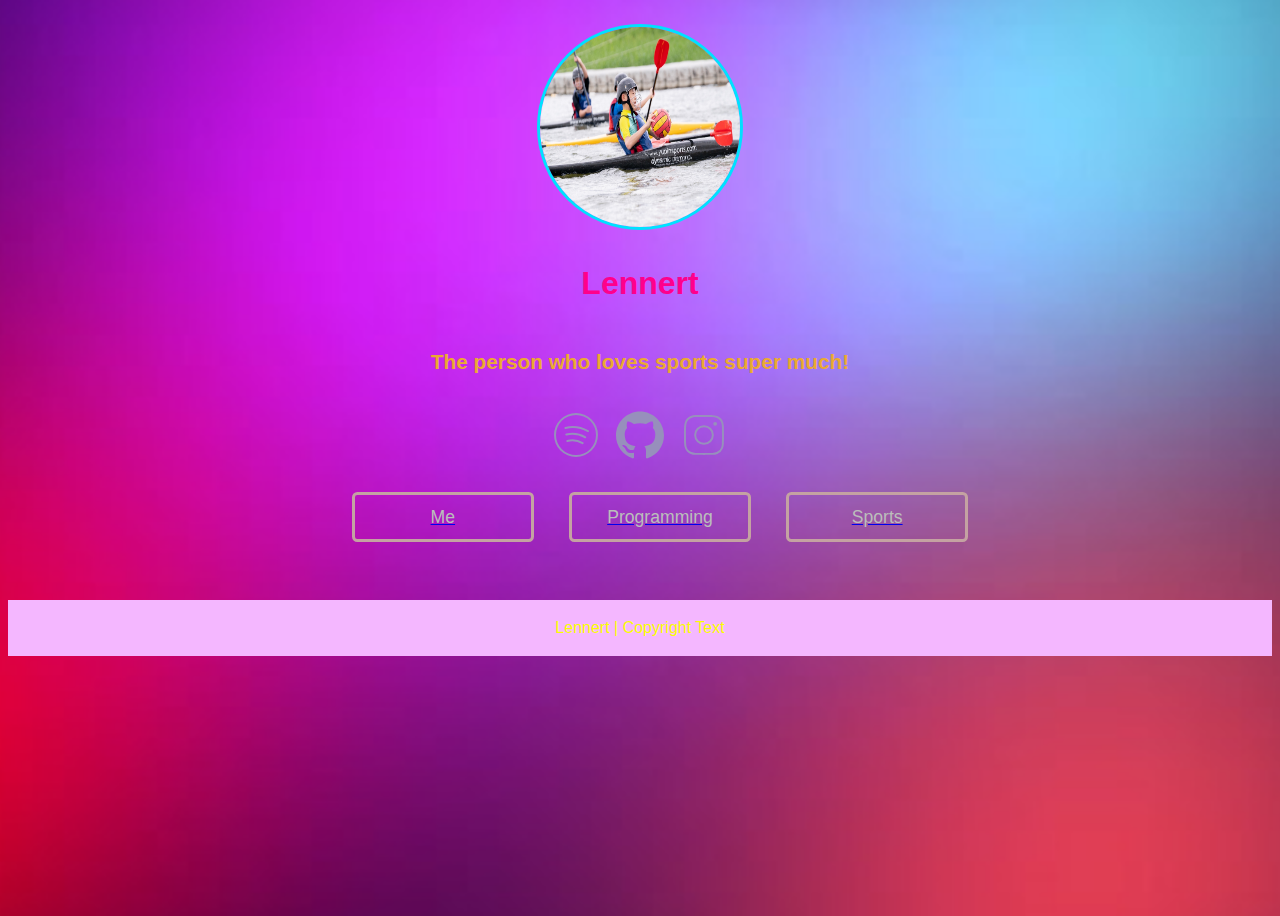
<file: index.html>
<!DOCTYPE html>
<html lang="en">

<head>
    <meta name="viewport" content="width=device-width, initial-scale=1.0">
    <title>My website</title>   
    <link rel="stylesheet" href="./css/style.css">
</head>

<body>
    <header>
        <!-- Logo, Title and Description Codes Start -->
        <div class="header_img flex_column_center">
            <img src="img/profile.jpg" alt="Logo" />
        </div>
        <div class="header_text flex_column_center">
            <h1 class="header_h_item">Lennert</h1>
            <h2 class="header_h_item">The person who loves sports super much!</h2>
        </div>
        <!-- Logo, Title and Description Codes End -->

        <!-- Social Media Icons Codes Start -->
        <div class="header_svg_list flex_row_center">
            <!-- Icon 1 Codes -->
            <div class="header_svg_item">
                <a href="#link" target="_blank" rel="nofollow">
                    <svg enable-background="new 0 0 24 24" viewBox="0 0 24 24">
                        <path
                            d="M18,10.561a.494.494,0,0,1-.245-.065,15.2,15.2,0,0,0-10.95-1.55.5.5,0,0,1-.232-.973A16.2,16.2,0,0,1,18.25,9.626a.5.5,0,0,1-.247.935Z">
                        </path>
                        <path
                            d="M16.646,13.632a.5.5,0,0,1-.249-.066,12.459,12.459,0,0,0-9.121-1.292.5.5,0,1,1-.237-.971A13.458,13.458,0,0,1,16.9,12.7a.5.5,0,0,1-.25.933Z">
                        </path>
                        <path
                            d="M15.312,16.583a.5.5,0,0,1-.251-.068,9.777,9.777,0,0,0-7.295-1.033.5.5,0,0,1-.245-.97,10.768,10.768,0,0,1,8.043,1.139.5.5,0,0,1-.252.932Z">
                        </path>
                        <path
                            d="M12,23A11,11,0,1,1,23,12,11.013,11.013,0,0,1,12,23ZM12,2A10,10,0,1,0,22,12,10.011,10.011,0,0,0,12,2Z">
                        </path>
                    </svg>
                </a>
            </div>

            <!-- Icon 2 Codes -->
            <div class="header_svg_item">
                <a href="https://github.com/" target="_blank" rel="nofollow">
                    <svg class="icon" viewBox="0 0 32 32">
                        <path
                            d="M16 0.395c-8.836 0-16 7.163-16 16 0 7.069 4.585 13.067 10.942 15.182 0.8 0.148 1.094-0.347 1.094-0.77 0-0.381-0.015-1.642-0.022-2.979-4.452 0.968-5.391-1.888-5.391-1.888-0.728-1.849-1.776-2.341-1.776-2.341-1.452-0.993 0.11-0.973 0.11-0.973 1.606 0.113 2.452 1.649 2.452 1.649 1.427 2.446 3.743 1.739 4.656 1.33 0.143-1.034 0.558-1.74 1.016-2.14-3.554-0.404-7.29-1.777-7.29-7.907 0-1.747 0.625-3.174 1.649-4.295-0.166-0.403-0.714-2.030 0.155-4.234 0 0 1.344-0.43 4.401 1.64 1.276-0.355 2.645-0.532 4.005-0.539 1.359 0.006 2.729 0.184 4.008 0.539 3.054-2.070 4.395-1.64 4.395-1.64 0.871 2.204 0.323 3.831 0.157 4.234 1.026 1.12 1.647 2.548 1.647 4.295 0 6.145-3.743 7.498-7.306 7.895 0.574 0.497 1.085 1.47 1.085 2.963 0 2.141-0.019 3.864-0.019 4.391 0 0.426 0.288 0.925 1.099 0.768 6.354-2.118 10.933-8.113 10.933-15.18 0-8.837-7.164-16-16-16z">
                        </path>
                    </svg>
                </a>
            </div>

            <!-- Icon 3 Codes -->
            <div class="header_svg_item">
                <a href="#link" target="_blank" rel="nofollow">
                    <svg enable-background="new 0 0 24 24" viewBox="0 0 24 24">
                        <path
                            d="M21.938,7.71a7.329,7.329,0,0,0-.456-2.394,4.615,4.615,0,0,0-1.1-1.694,4.61,4.61,0,0,0-1.7-1.1,7.318,7.318,0,0,0-2.393-.456C15.185,2.012,14.817,2,12,2s-3.185.012-4.29.062a7.329,7.329,0,0,0-2.394.456,4.615,4.615,0,0,0-1.694,1.1,4.61,4.61,0,0,0-1.1,1.7A7.318,7.318,0,0,0,2.062,7.71C2.012,8.814,2,9.182,2,12s.012,3.186.062,4.29a7.329,7.329,0,0,0,.456,2.394,4.615,4.615,0,0,0,1.1,1.694,4.61,4.61,0,0,0,1.7,1.1,7.318,7.318,0,0,0,2.393.456c1.1.05,1.472.062,4.29.062s3.186-.012,4.29-.062a7.329,7.329,0,0,0,2.394-.456,4.9,4.9,0,0,0,2.8-2.8,7.318,7.318,0,0,0,.456-2.393c.05-1.1.062-1.472.062-4.29S21.988,8.814,21.938,7.71Zm-1,8.534a6.351,6.351,0,0,1-.388,2.077,3.9,3.9,0,0,1-2.228,2.229,6.363,6.363,0,0,1-2.078.388C15.159,20.988,14.8,21,12,21s-3.159-.012-4.244-.062a6.351,6.351,0,0,1-2.077-.388,3.627,3.627,0,0,1-1.35-.879,3.631,3.631,0,0,1-.879-1.349,6.363,6.363,0,0,1-.388-2.078C3.012,15.159,3,14.8,3,12s.012-3.159.062-4.244A6.351,6.351,0,0,1,3.45,5.679a3.627,3.627,0,0,1,.879-1.35A3.631,3.631,0,0,1,5.678,3.45a6.363,6.363,0,0,1,2.078-.388C8.842,3.012,9.205,3,12,3s3.158.012,4.244.062a6.351,6.351,0,0,1,2.077.388,3.627,3.627,0,0,1,1.35.879,3.631,3.631,0,0,1,.879,1.349,6.363,6.363,0,0,1,.388,2.078C20.988,8.841,21,9.2,21,12S20.988,15.159,20.938,16.244Z">
                        </path>
                        <path d="M17.581,5.467a.953.953,0,1,0,.952.952A.954.954,0,0,0,17.581,5.467Z"></path>
                        <path
                            d="M12,7.073A4.927,4.927,0,1,0,16.927,12,4.932,4.932,0,0,0,12,7.073Zm0,8.854A3.927,3.927,0,1,1,15.927,12,3.932,3.932,0,0,1,12,15.927Z">
                        </path>
                    </svg>
                </a>
            </div>
        </div>
        <!-- Social Media Icons Codes End -->

        <!-- Menu Codes Start -->
        <nav>
            <ul class="header_nav_menu_list flex_no_wrap_row_center">
                <a href="profile.html">
                    <li id="header_nav_menu_item_1" class="header_nav_menu_item">Me</li>
                </a>
                <a href="programming.html">
                    <li id="header_nav_menu_item_2" class="header_nav_menu_item">Programming</li>
                </a>
                <a href="sports.html">
                    <li id="header_nav_menu_item_3" class="header_nav_menu_item">Sports</li>
                </a>
            </ul>
        </nav>
        <!-- Menu Codes End -->

    </header>

    <footer>
        <!-- Footer Codes Start -->
        <div class="footer_div_item flex_row_center">
            <a class="footer_a_item" href="#link">Lennert</a>&nbsp;| Copyright Text
        </div>
    </footer>
    <!-- Footer Codes End -->
</body>

</html>
</file>
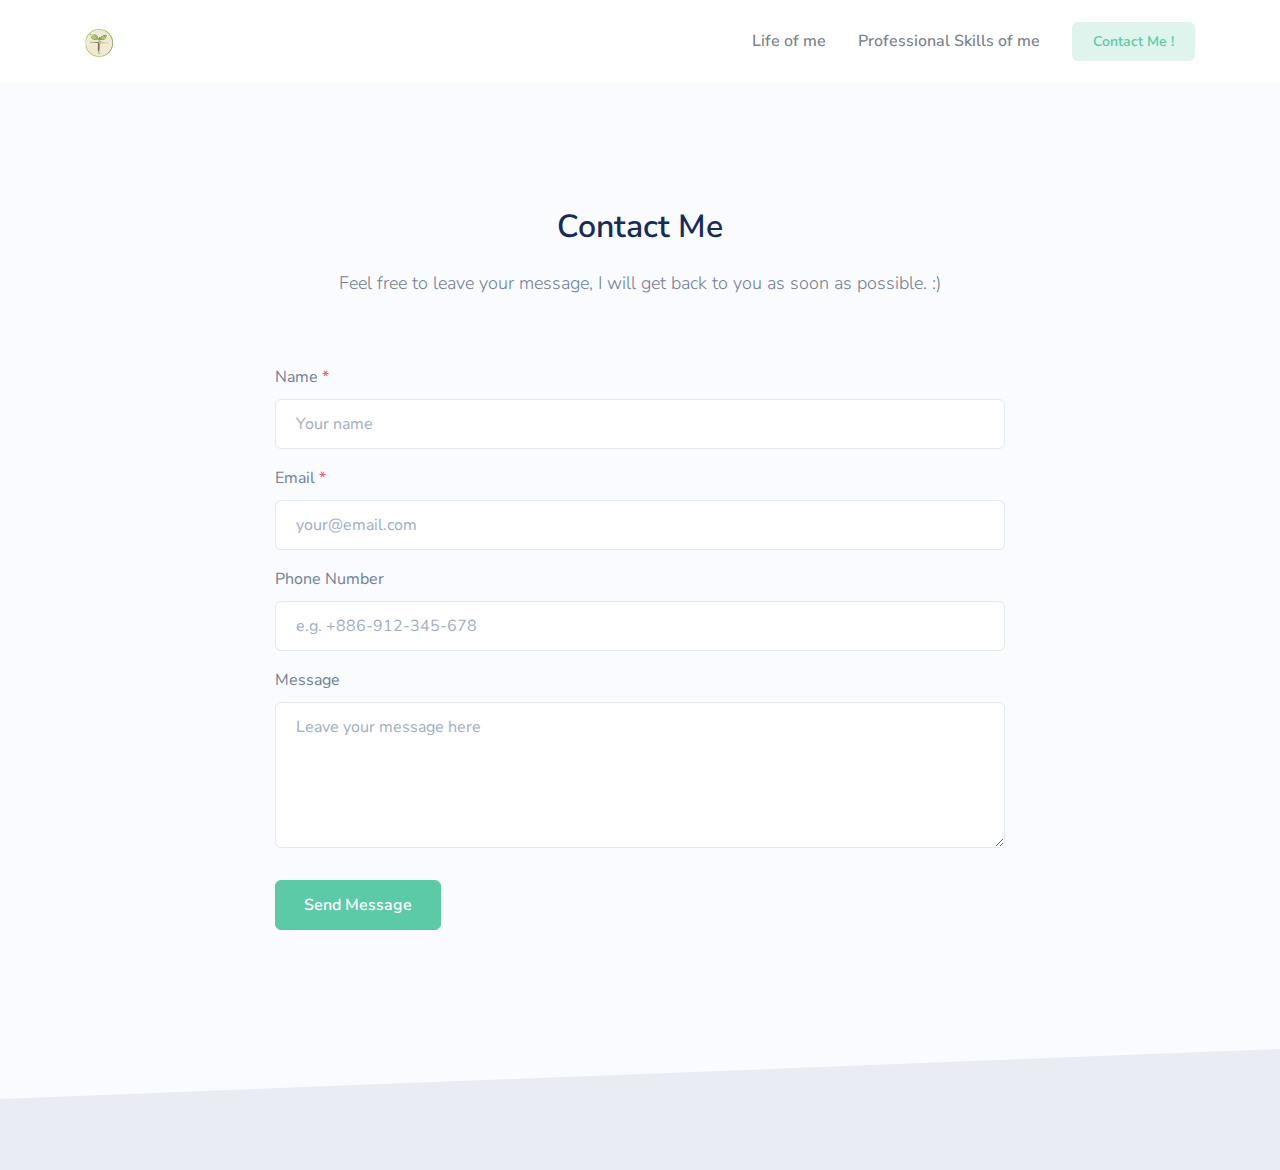
<file: contact.html>
<!DOCTYPE html>
<html lang="en">

<head>
    <meta charset="utf-8">
    <meta name="viewport" content="width=device-width, initial-scale=1, shrink-to-fit=no">
    <meta name="description" content="">
    <meta name="author" content="LennertYen">
    <title>Contact - Lennert Yen</title>

    <style>
        @keyframes hidePreloader {
            0% { width: 100%; height: 100%; }
            100% { width: 0; height: 0; }
        }
        body > div.preloader {
            position: fixed;
            background: white;
            width: 100%;
            height: 100%;
            z-index: 1071;
            opacity: 0;
            transition: opacity .5s ease;
            overflow: hidden;
            pointer-events: none;
            display: flex;
            align-items: center;
            justify-content: center;
        }
        body:not(.loaded) > div.preloader { opacity: 1; }
        body:not(.loaded) { overflow: hidden; }
        body.loaded > div.preloader { animation: hidePreloader .5s linear .5s forwards; }
    </style>
    <script>
        window.addEventListener("load", function() {
            setTimeout(() => { document.body.classList.add('loaded'); }, 300);
        });
    </script>

    <link rel="icon" href="assets/img/brand/logo_tree.png" type="image/png">
    <link rel="stylesheet" href="assets/libs/@fortawesome/fontawesome-free/css/all.min.css">
    <link rel="stylesheet" href="assets/css/quick-website.css" id="stylesheet">
</head>

<body>

    <div class="preloader">
        <div class="spinner-border text-primary" role="status">
            <span class="sr-only">Loading...</span>
        </div>
    </div>

    <nav class="navbar navbar-expand-lg navbar-light bg-white">
        <div class="container">
            <a class="navbar-brand" href="index.html">
                <img alt="Logo" src="assets/img/brand/logo_tree.png" id="navbar-logo">
            </a>
            <button class="navbar-toggler" type="button" data-toggle="collapse" data-target="#navbarCollapse">
                <span class="navbar-toggler-icon"></span>
            </button>
            <div class="collapse navbar-collapse" id="navbarCollapse">
                <ul class="navbar-nav ml-auto mt-4 mt-lg-0">
                    <li class="nav-item"><a class="nav-link" href="index.html">Life of me</a></li>
                    <li class="nav-item"><a class="nav-link" href="projects.html">Professional Skills of me</a></li>
                </ul>
                <a class="navbar-btn btn btn-sm badge-soft-success d-none d-lg-inline-block ml-3" href="contact.html">Contact Me !</a>
                <div class="d-lg-none text-center mt-2">
                    <a href="contact.html" class="btn btn-block btn-sm btn-warning">Contact Me !</a>
                </div>
            </div>
        </div>
    </nav>

    <section class="slice py-8 bg-section-secondary">
        <div class="container">
            <div class="row justify-content-center mb-5 text-center">
                <div class="col-lg-8">
                    <h2>Contact Me</h2>
                    <p class="lead lh-180 mt-3">Feel free to leave your message, I will get back to you as soon as possible. :)</p>
                </div>
            </div>
            <div class="row justify-content-center">
                <div class="col-lg-8">
                    <form id="contactForm" method="post" action="https://contactapi-850000115209.northamerica-northeast1.run.app">
                        <div class="form-group">
                            <label for="name">Name <span class="text-danger">*</span></label>
                            <input type="text" class="form-control" id="name" placeholder="Your name" required>
                        </div>
                        <div class="form-group">
                            <label for="email">Email <span class="text-danger">*</span></label>
                            <input type="email" class="form-control" id="email" placeholder="your@email.com" required>
                        </div>
                        <div class="form-group">
                            <label for="phone">Phone Number</label>
                            <input type="tel" class="form-control" id="phone" placeholder="e.g. +886-912-345-678">
                        </div>
                        <div class="form-group">
                            <label for="message">Message</label>
                            <textarea class="form-control" id="message" rows="5" placeholder="Leave your message here"></textarea>
                        </div>
                        <button type="submit" class="btn btn-success mt-3">Send Message</button>

                        <input type="hidden" class="form-control" id="address" name="address" value="https://github.com/Lennert1226/Lennert1226.github.io">
                        <input type="hidden" class="form-control" id="mailTo" name="mailTo" value="lennertyen1226@gmail.com">

                    </form>
                </div>
            </div>
        </div>
    </section>

    <footer class="position-relative" id="footer-main">
        <div class="footer pt-lg-7 bg-light">
            <div class="shape-container shape-line shape-position-top shape-orientation-inverse bg-light">
                <svg width="2560px" height="100px" viewBox="0 0 2560 100" preserveAspectRatio="none" class="fill-section-secondary">
                    <polygon points="2560 0 2560 100 0 100"></polygon>
                </svg>
            </div>
            <div class="container pt-4"></div>
        </div>
    </footer>

    <!-- JavaScript -->
    <script src="assets/libs/jquery/dist/jquery.min.js"></script>
    <script src="assets/libs/bootstrap/dist/js/bootstrap.bundle.min.js"></script>
    <script src="assets/libs/svg-injector/dist/svg-injector.min.js"></script>
    <script src="assets/libs/feather-icons/dist/feather.min.js"></script>
    <script src="assets/js/quick-website.js"></script>
    <script>
        feather.replace({ width: '1em', height: '1em' });

        document.getElementById('contactForm').addEventListener('submit', function(event) {
            // event.preventDefault();  // 防止表單真的提交

            const name = document.getElementById('name').value.trim();
            const email = document.getElementById('email').value.trim();

            if (!name || !email) {
                alert('Please fill in the required fields.');
            } else {
                alert('Thank you for your message!');
                this.reset();  // 清空表單
            }
        });
    </script>
</body>
</html>
</file>
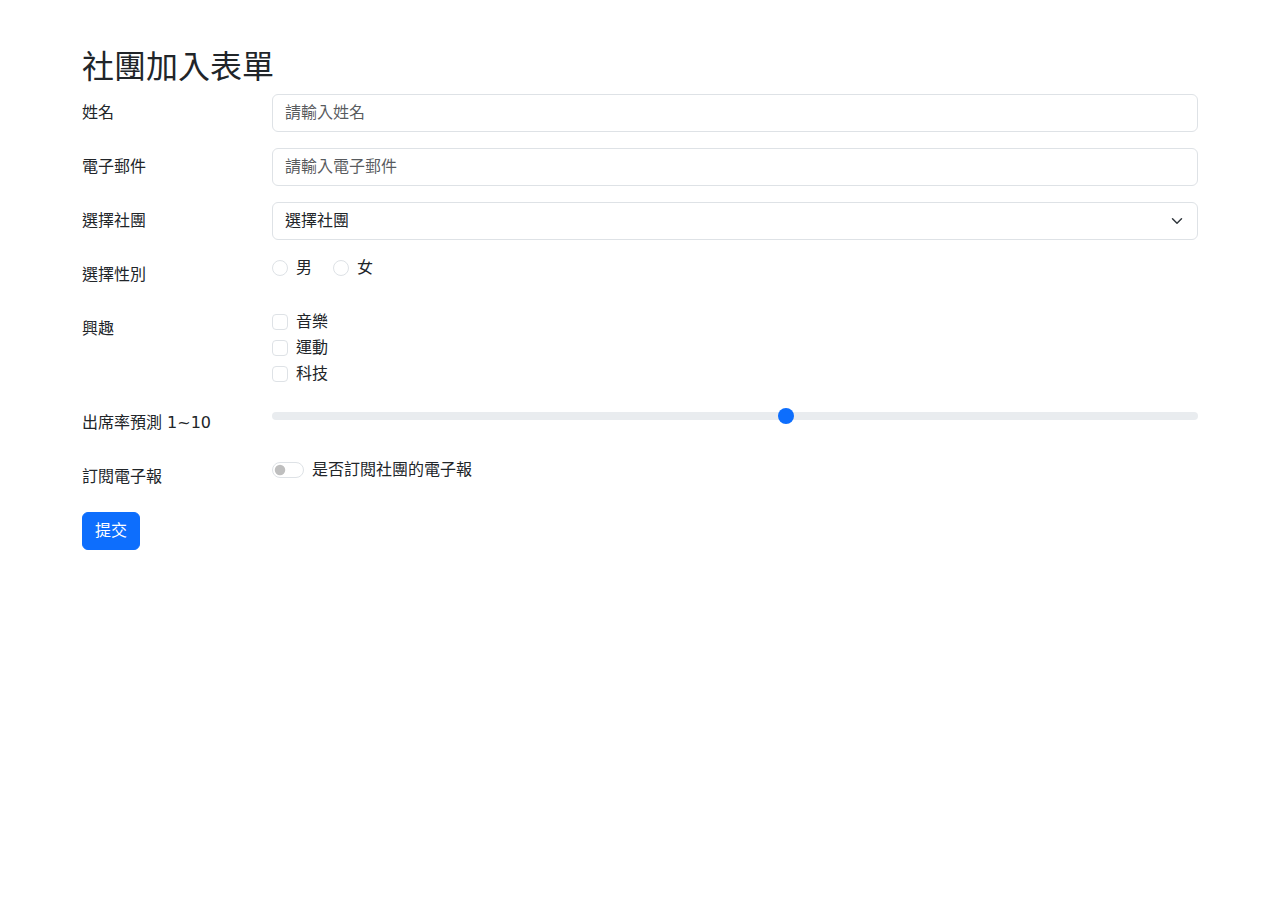
<file: form.html>
<!DOCTYPE html>
<html lang="zh-TW">
<head>
    <meta charset="UTF-8">
    <meta name="viewport" content="width=device-width, initial-scale=1">
    <title>社團加入表單</title>
    <link href="https://cdn.jsdelivr.net/npm/bootstrap@5.3.0/dist/css/bootstrap.min.css" rel="stylesheet">
    <script src="https://cdn.jsdelivr.net/npm/bootstrap@5.3.0/dist/js/bootstrap.bundle.min.js"></script>
</head>
<body>
    <div class="container mt-5">
        <h2>社團加入表單</h2>
        <form method="POST" action="https://fullstackapi-232427320522.asia-east1.run.app">
            <div class="row mb-3">
                <label for="name" class="col-sm-2 col-form-label">姓名</label>
                <div class="col-sm-10">
                    <input type="text" class="form-control" id="name" name="name" placeholder="請輸入姓名" required>
                </div>
            </div>
            <div class="row mb-3">
                <label for="email" class="col-sm-2 col-form-label">電子郵件</label>
                <div class="col-sm-10">
                    <input type="email" class="form-control" id="email" name="email" placeholder="請輸入電子郵件" required>
                </div>
            </div>
            <div class="row mb-3">
                <label for="selectClub" class="col-sm-2 col-form-label">選擇社團</label>
                <div class="col-sm-10">
                    <select class="form-select" id="selectClub" name="club">
                    <option value="">選擇社團</option>
                    <option value="music">音樂社</option>
                    <option value="basketball">籃球隊</option>
                    <option value="programming">程式設計社</option>
                    <option value="drama">戲劇社</option>
                    </select>
                </div>
            </div>
            <div class="row mb-3">
                <label class="col-sm-2 col-form-label">選擇性別</label>
                <div class="col-sm-10">
                    <div class="form-check form-check-inline">
                    <input class="form-check-input" type="radio" name="gender" id="genderMale" value="male">
                    <label class="form-check-label" for="genderMale" checked>男</label>
                    </div>
                    <div class="form-check form-check-inline">
                        <input class="form-check-input" type="radio" name="gender" id="genderFemale" value="female">
                        <label class="form-check-label" for="genderFemale">女</label>
                    </div>
                    <input type="hidden" name="gender" value="male">
                </div>
            </div>
            <div class="row mb-3">
                <label class="col-sm-2 col-form-label">興趣</label>
                <div class="col-sm-10">
                    <div class="form-check">
                    <input class="form-check-input" type="checkbox" id="interestMusic" name="music">
                    <label class="form-check-label" for="interestMusic">音樂</label>
                </div>
                <div class="form-check">
                    <input class="form-check-input" type="checkbox" id="interestSport" name="sport">
                    <label class="form-check-label" for="interestSport">運動</label>
                </div>
                <div class="form-check">
                    <input class="form-check-input" type="checkbox" id="interestTechnology" name="technology">
                    <label class="form-check-label" for="interestTechnology">科技</label>
                </div>
                    <input type="hidden" name="music" value="off">
                    <input type="hidden" name="sport" value="off">
                    <input type="hidden" name="technology" value="off">
                </div>
            </div>
            <div class="row mb-3">
                <label for="commitmentLevel" class="col-sm-2 col-form-label">出席率預測 1~10</label>
                <div class="col-sm-10">
                    <input type="range" class="form-range" id="commitmentLevel" min="1" max="10" step="1" name="attendence">
                </div>
            </div>
            <div class="row mb-3">
                <label for="newsletter" class="col-sm-2 col-form-label">訂閱電子報</label>
                <div class="col-sm-10">
                    <div class="form-check form-switch">
                        <input class="form-check-input" type="checkbox" id="newsletter" name="newsletter">
                        <label class="form-check-label" for="newsletter">是否訂閱社團的電子報</label>
                        <input type="hidden" name="newsletter" value="off">
                    </div>
                </div>
            </div>
            <div class="row mb-3">
                <div class="col-sm-10">
                    <button type="submit" class="btn btn-primary">提交</button>
                </div>
            </div>
        </form>
    </div>
    <!-- 引入 Bootstrap 5 的 JS 和 Popper.js -->
    <script src="https://cdn.jsdelivr.net/npm/@popperjs/core@2.11.6/dist/umd/popper.min.js"></script>
    <script src="https://cdn.jsdelivr.net/npm/bootstrap@5.3.0-alpha1/dist/js/bootstrap.min.js"></script>
</body>
</file>
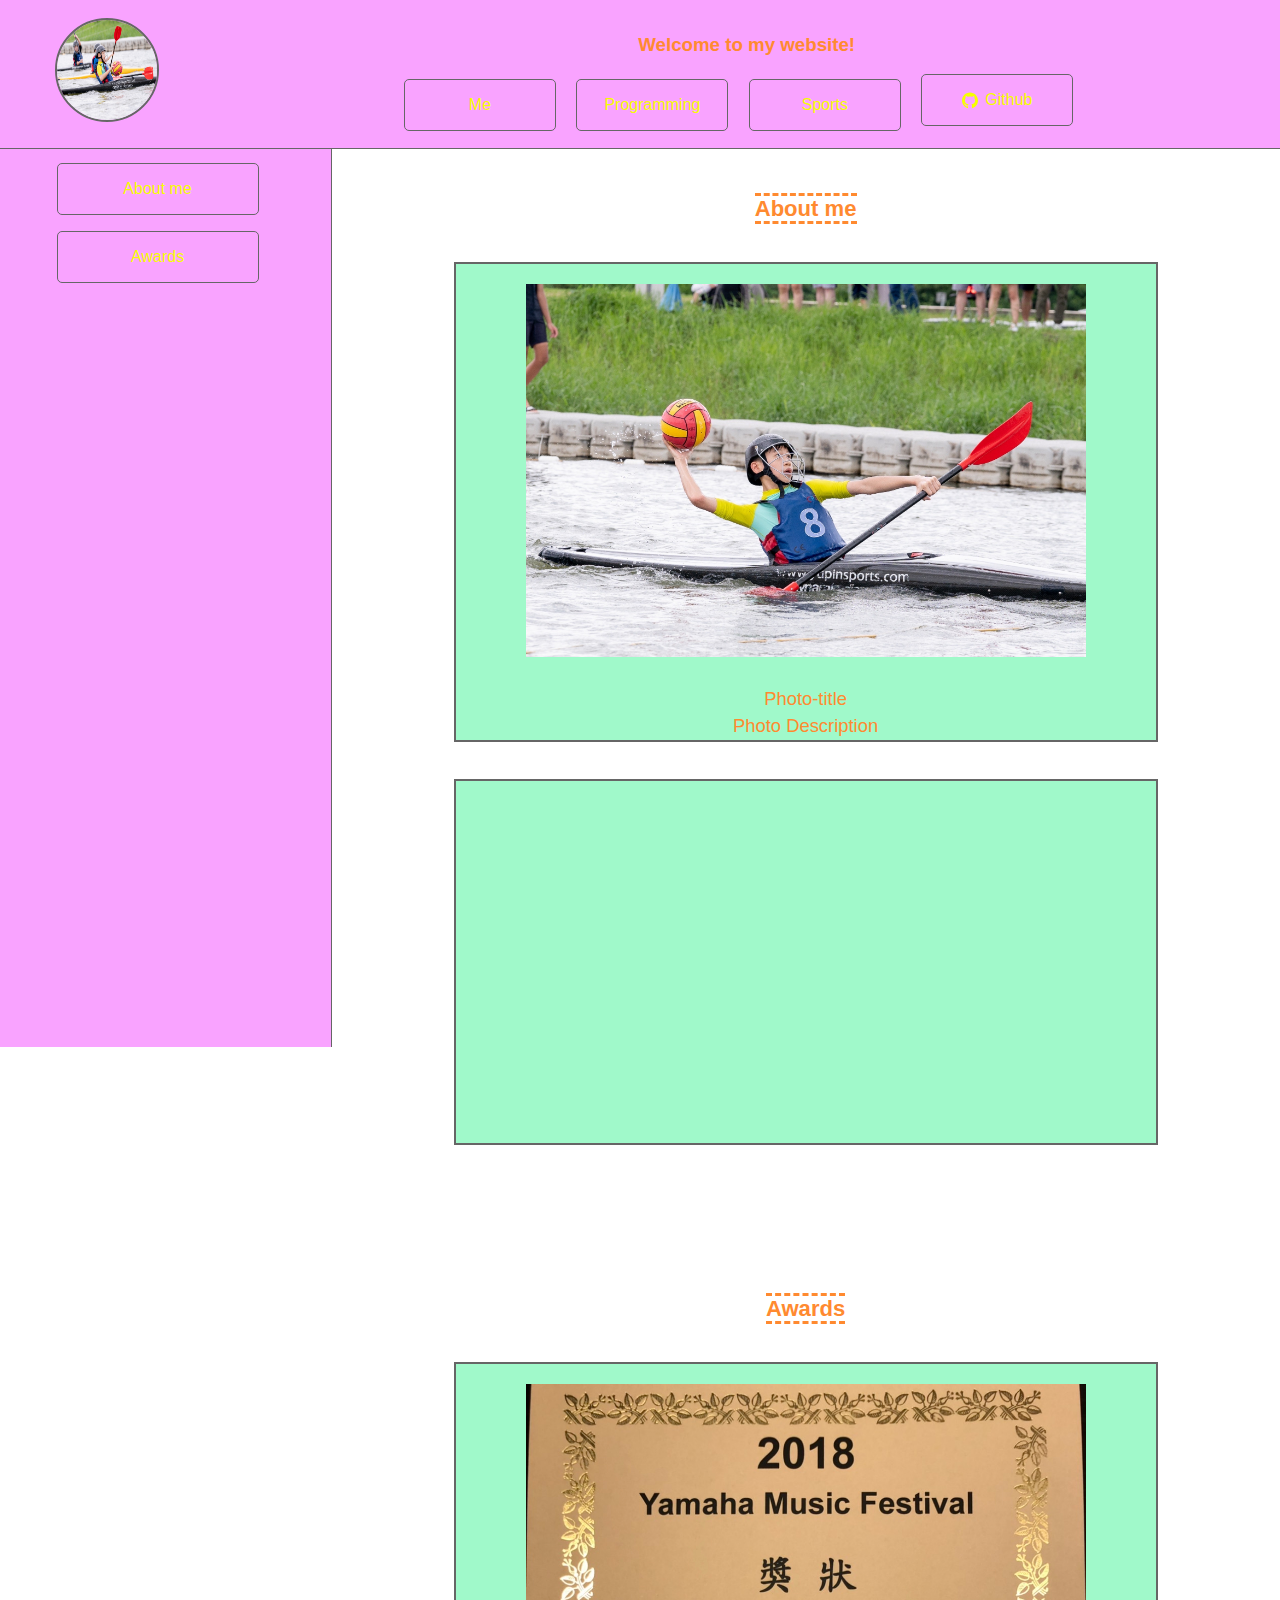
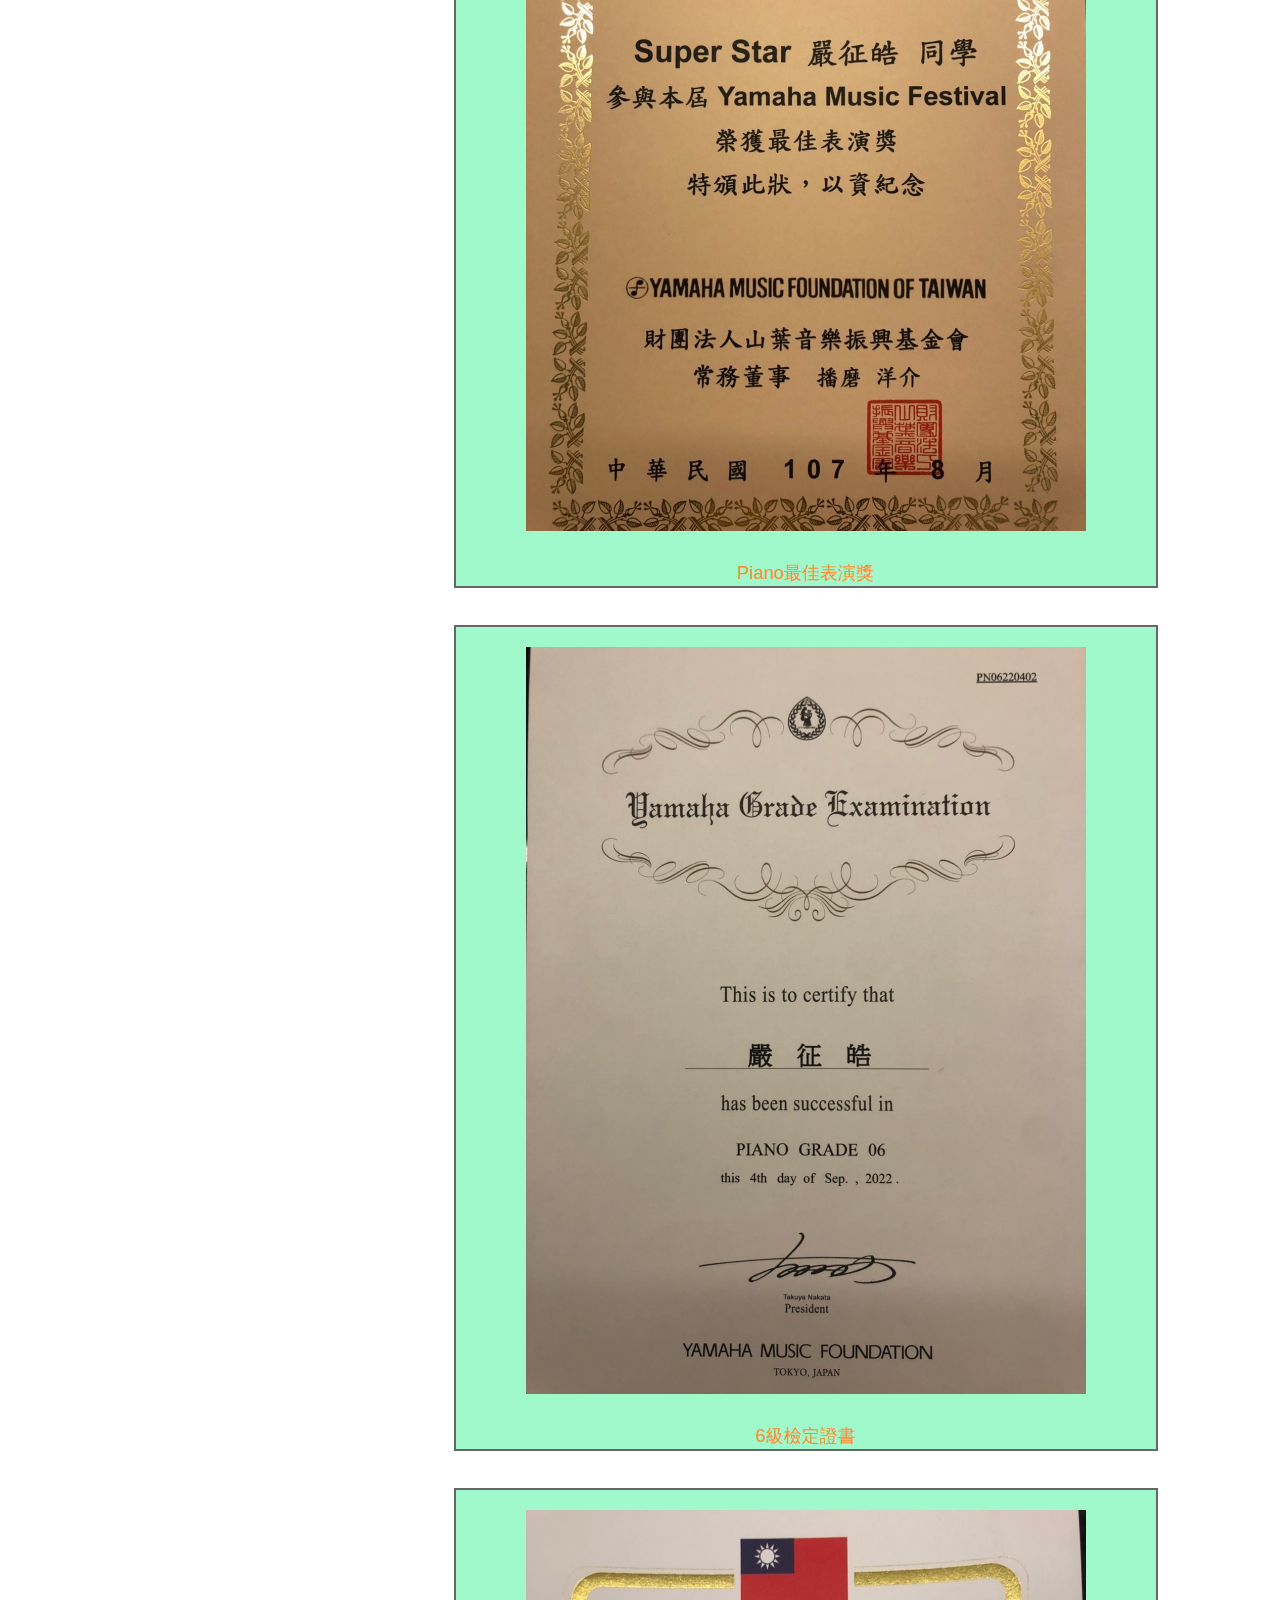
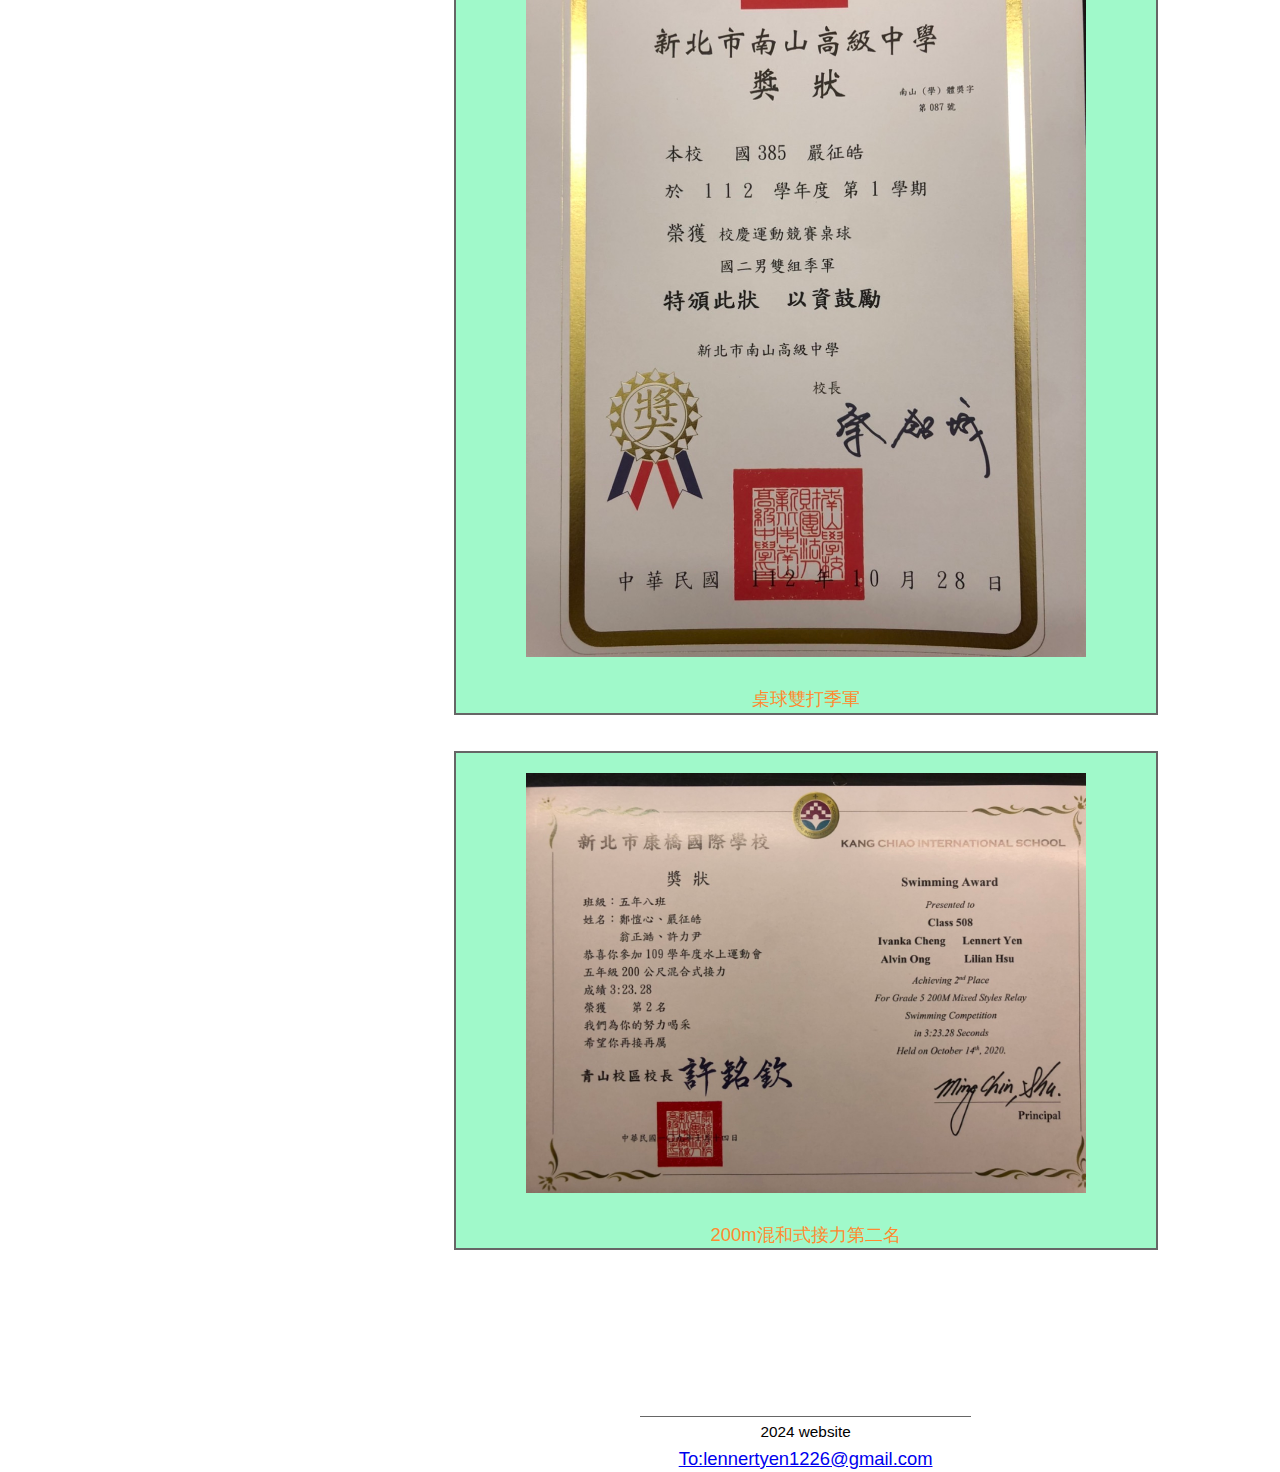
<file: profile.html>
<!DOCTYPE html>
<html>

<head>
    <meta name="viewport" content="width=device-width, initial-scale=1.0">
    <title> My home </title>
    <link href="css/small.css" rel="stylesheet" type="text/css" />
</head>

<body>
    <header>
        <div class="header_img">
            <img src="img/profile.jpg" alt="Logo" />
        </div>
        <nav class="header">
            <h3 class="title">Welcome to my website!</h3>
            <a href="profile.html">Me</a>
            <a href="programming.html">Programming</a>
            <a href="sports.html">Sports</a>
            <a href="https://github.com/Lennert1226"><svg class="icon" viewBox="0 0 32 32">
                    <path
                        d="M16 0.395c-8.836 0-16 7.163-16 16 0 7.069 4.585 13.067 10.942 15.182 0.8 0.148 1.094-0.347 1.094-0.77 0-0.381-0.015-1.642-0.022-2.979-4.452 0.968-5.391-1.888-5.391-1.888-0.728-1.849-1.776-2.341-1.776-2.341-1.452-0.993 0.11-0.973 0.11-0.973 1.606 0.113 2.452 1.649 2.452 1.649 1.427 2.446 3.743 1.739 4.656 1.33 0.143-1.034 0.558-1.74 1.016-2.14-3.554-0.404-7.29-1.777-7.29-7.907 0-1.747 0.625-3.174 1.649-4.295-0.166-0.403-0.714-2.030 0.155-4.234 0 0 1.344-0.43 4.401 1.64 1.276-0.355 2.645-0.532 4.005-0.539 1.359 0.006 2.729 0.184 4.008 0.539 3.054-2.070 4.395-1.64 4.395-1.64 0.871 2.204 0.323 3.831 0.157 4.234 1.026 1.12 1.647 2.548 1.647 4.295 0 6.145-3.743 7.498-7.306 7.895 0.574 0.497 1.085 1.47 1.085 2.963 0 2.141-0.019 3.864-0.019 4.391 0 0.426 0.288 0.925 1.099 0.768 6.354-2.118 10.933-8.113 10.933-15.18 0-8.837-7.164-16-16-16z">
                    </path>
                </svg>Github</a>
        </nav>
    </header>
        <main>
            <div class="side-nav">
                <nav>
                    <a href="#About me">About me</a>
                    <a href="#Awards">Awards</a>
                </nav>
            </div>
            
            <!-- 簡報上沒出現 -->
            
            <div class="scroll">
                <div class="content">
                    <div class="sector">

                        <strong id="About me">About me</strong>

                        <div class="box photo-box">
                            <img src="img/ProfileCanoe.jpg">
                            <div class="title photo-title">Photo-title</div>
                            <div class="description photo-description">Photo Description</div>
                        </div>

                        <div class="box ppt-box">
                            <iframe src="https://docs.google.com/presentation/d/e/2PACX-1vRWu2BB5Wzh1mz1MHm-QZafzfhQ8h_Tff3-8EwldLEtlMxYCyUosn4v4sSzvWdEKsPhVVgbqFcbMFIQ/embed?start=false&loop=false&delayms=3000" frameborder="0" width="560" height="315" allowfullscreen="true" mozallowfullscreen="true" webkitallowfullscreen="true"></iframe>
                        </div>

                    </div>
                    <div class="sector">

                        <strong id="Awards">Awards</strong>

                        <div class="box photo-box">
                            <img src="img/Piano2.jpg">
                            <div class="title photo-title">Piano最佳表演獎</div>
                        </div>
    
                        <div class="box photo-box">
                            <img src="img/Piano.jpg">
                            <div class="title photo-title">6級檢定證書</div>
                        </div>

                        <div class="box photo-box">
                            <img src="img/Pingpong.jpg">
                            <div class="title photo-title">桌球雙打季軍</div>
                        </div>
                        
                        <div class="box photo-box">
                            <img src="img/Swimming.jpg">
                            <div class="title photo-title">200m混和式接力第二名</div>
                        </div>
                    </div>
                </div>
                <footer>
                    <small>2024 website</small>
                    <a href="mailto:lennertyen1226@gmail.com">To:lennertyen1226@gmail.com</a>
                </footer>
            </div>
        </main>
    
</body>

</html>
</file>
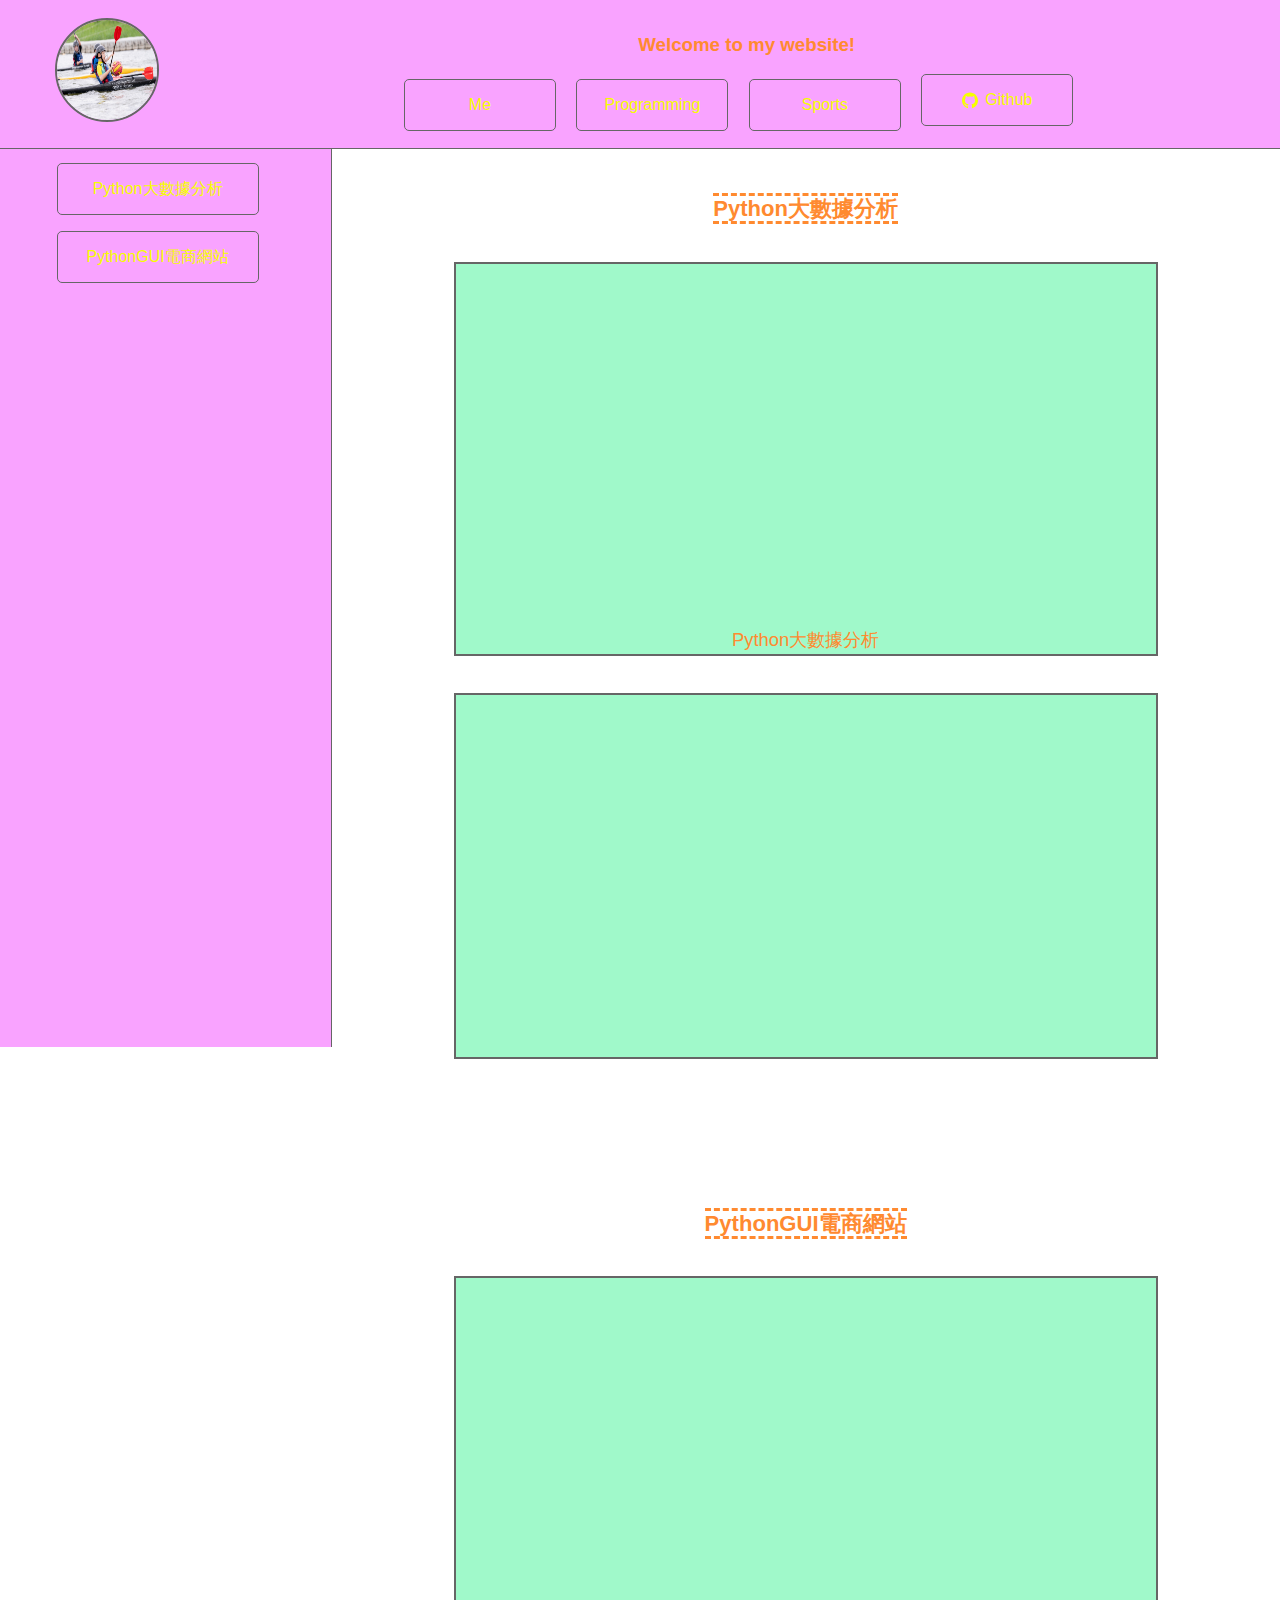
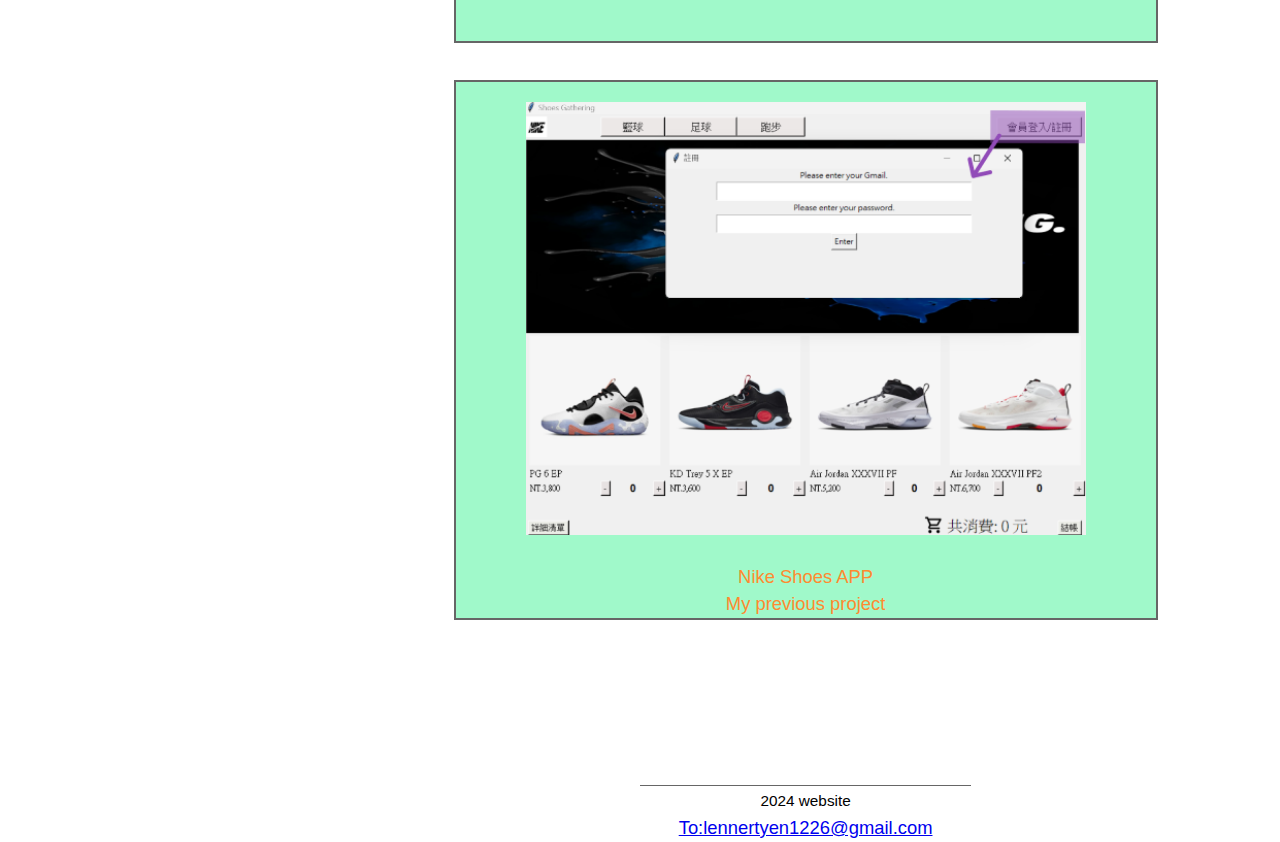
<file: Programming.html>
<!DOCTYPE html>
<html>

<head>
    <meta name="viewport" content="width=device-width, initial-scale=1.0">
    <title> My home </title>
    <link href="css/small.css" rel="stylesheet" type="text/css" />
</head>

<body>
    <header>
        <div class="header_img">
            <img src="img/profile.jpg" alt="Logo" />
        </div>
        <nav class="header">
            <h3 class="title">Welcome to my website!</h3>
            <a href="profile.html">Me</a>
            <a href="Programming.html">Programming</a>
            <a href="sports.html">Sports</a>
            <a href="https://github.com/Lennert1226"><svg class="icon" viewBox="0 0 32 32">
                    <path
                        d="M16 0.395c-8.836 0-16 7.163-16 16 0 7.069 4.585 13.067 10.942 15.182 0.8 0.148 1.094-0.347 1.094-0.77 0-0.381-0.015-1.642-0.022-2.979-4.452 0.968-5.391-1.888-5.391-1.888-0.728-1.849-1.776-2.341-1.776-2.341-1.452-0.993 0.11-0.973 0.11-0.973 1.606 0.113 2.452 1.649 2.452 1.649 1.427 2.446 3.743 1.739 4.656 1.33 0.143-1.034 0.558-1.74 1.016-2.14-3.554-0.404-7.29-1.777-7.29-7.907 0-1.747 0.625-3.174 1.649-4.295-0.166-0.403-0.714-2.030 0.155-4.234 0 0 1.344-0.43 4.401 1.64 1.276-0.355 2.645-0.532 4.005-0.539 1.359 0.006 2.729 0.184 4.008 0.539 3.054-2.070 4.395-1.64 4.395-1.64 0.871 2.204 0.323 3.831 0.157 4.234 1.026 1.12 1.647 2.548 1.647 4.295 0 6.145-3.743 7.498-7.306 7.895 0.574 0.497 1.085 1.47 1.085 2.963 0 2.141-0.019 3.864-0.019 4.391 0 0.426 0.288 0.925 1.099 0.768 6.354-2.118 10.933-8.113 10.933-15.18 0-8.837-7.164-16-16-16z">
                    </path>
                </svg>Github</a>
        </nav>
    </header>
        <main>
            <div class="side-nav">
                <nav>
                    <a href="#Python大數據分析">Python大數據分析</a>
                    <a href="#PythonGUI電商網站">PythonGUI電商網站</a>
                </nav>
            </div>
            
            <!-- 簡報上沒出現 -->
            
            <div class="scroll">
                <div class="content">
                    <div class="sector">

                        <strong id="python大數據分析">Python大數據分析</strong>

                        <div class="box youtube-box">
                            <iframe width="560" height="315" src="https://www.youtube.com/embed/dwFTrJ4GkiE?si=GJnLnv3jKjE9pcSx&amp;start=3293" title="YouTube video player" frameborder="0" allow="accelerometer; autoplay; clipboard-write; encrypted-media; gyroscope; picture-in-picture; web-share" referrerpolicy="strict-origin-when-cross-origin" allowfullscreen></iframe>
                            <div class="title youtube-title">Python大數據分析</div>
                        </div>
                        
                        <div class="box ppt-box">
                            <iframe src="https://docs.google.com/presentation/d/e/2PACX-1vTBuAgNRZBnvU3u59KbJznPuD3ML4-eioRJLxTB4C662sjiMHHTQbXuFKlN-o3NukPk27CP_HRLtymj/embed?start=false&loop=false&delayms=3000" frameborder="0" width="560" height="315" allowfullscreen="true" mozallowfullscreen="true" webkitallowfullscreen="true"></iframe>
                        </div>

                    </div>
                    <div class="sector">

                        <strong id="pythonGUI電商網站">PythonGUI電商網站</strong>

                        <div class="box ppt-box">
                            <iframe src="https://docs.google.com/presentation/d/e/2PACX-1vTyZ1B2lD5jup9RvAWnQmIHnGtRmS5kPlLHAU4isk83ZtVhnZGtOjdY9vjecxoude1xflqRwLVNTm2z/embed?start=false&loop=false&delayms=3000" frameborder="0" width="560" height="315" allowfullscreen="true" mozallowfullscreen="true" webkitallowfullscreen="true"></iframe>
                        </div>

                        <div class="box photo-box">
                            <img src="img/Shoes.png">
                            <div class="title photo-title">Nike Shoes APP</div>
                            <div class="description photo-description">My previous project</div>
                        </div>
                    </div>
                </div>
                <footer>
                    <small>2024 website</small>
                    <a href="mailto:lennertyen1226@gmail.com">To:lennertyen1226@gmail.com</a>
                </footer>
            </div>
        </main>
    
</body>

</html>
</file>
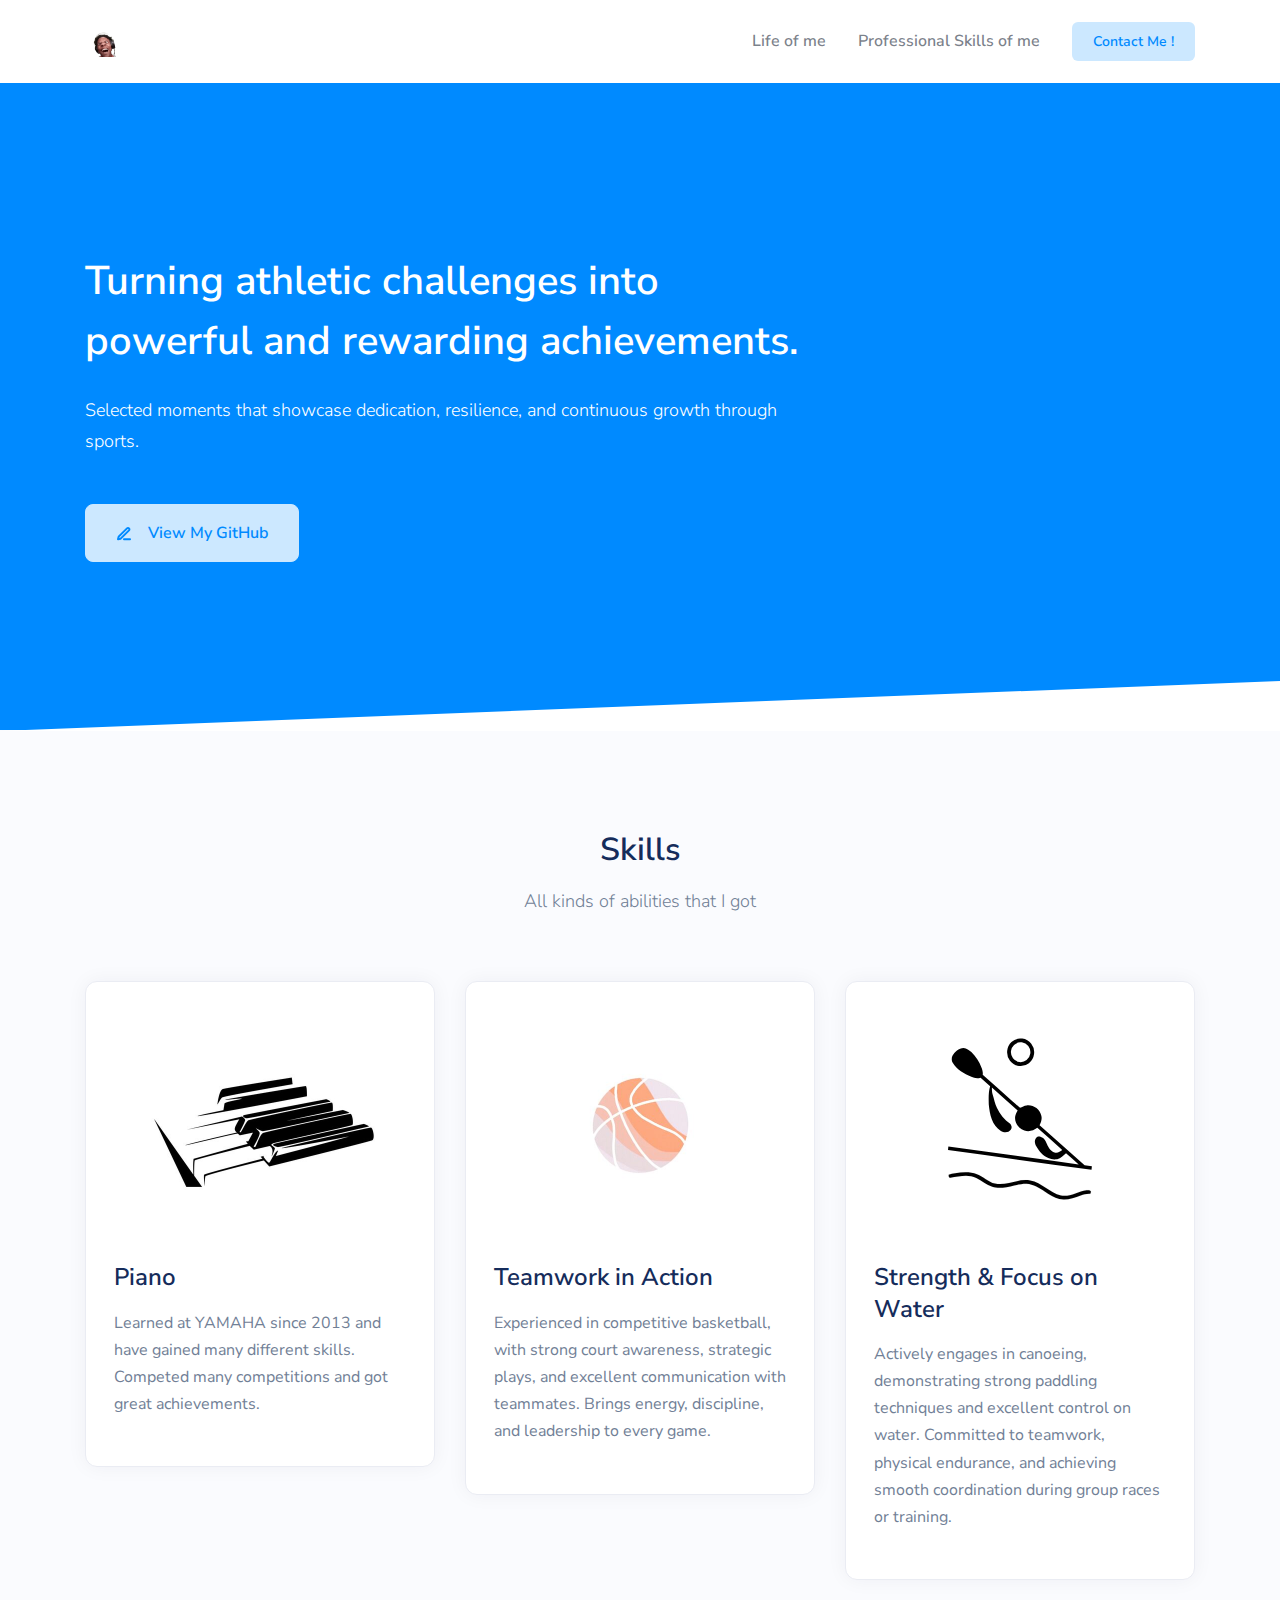
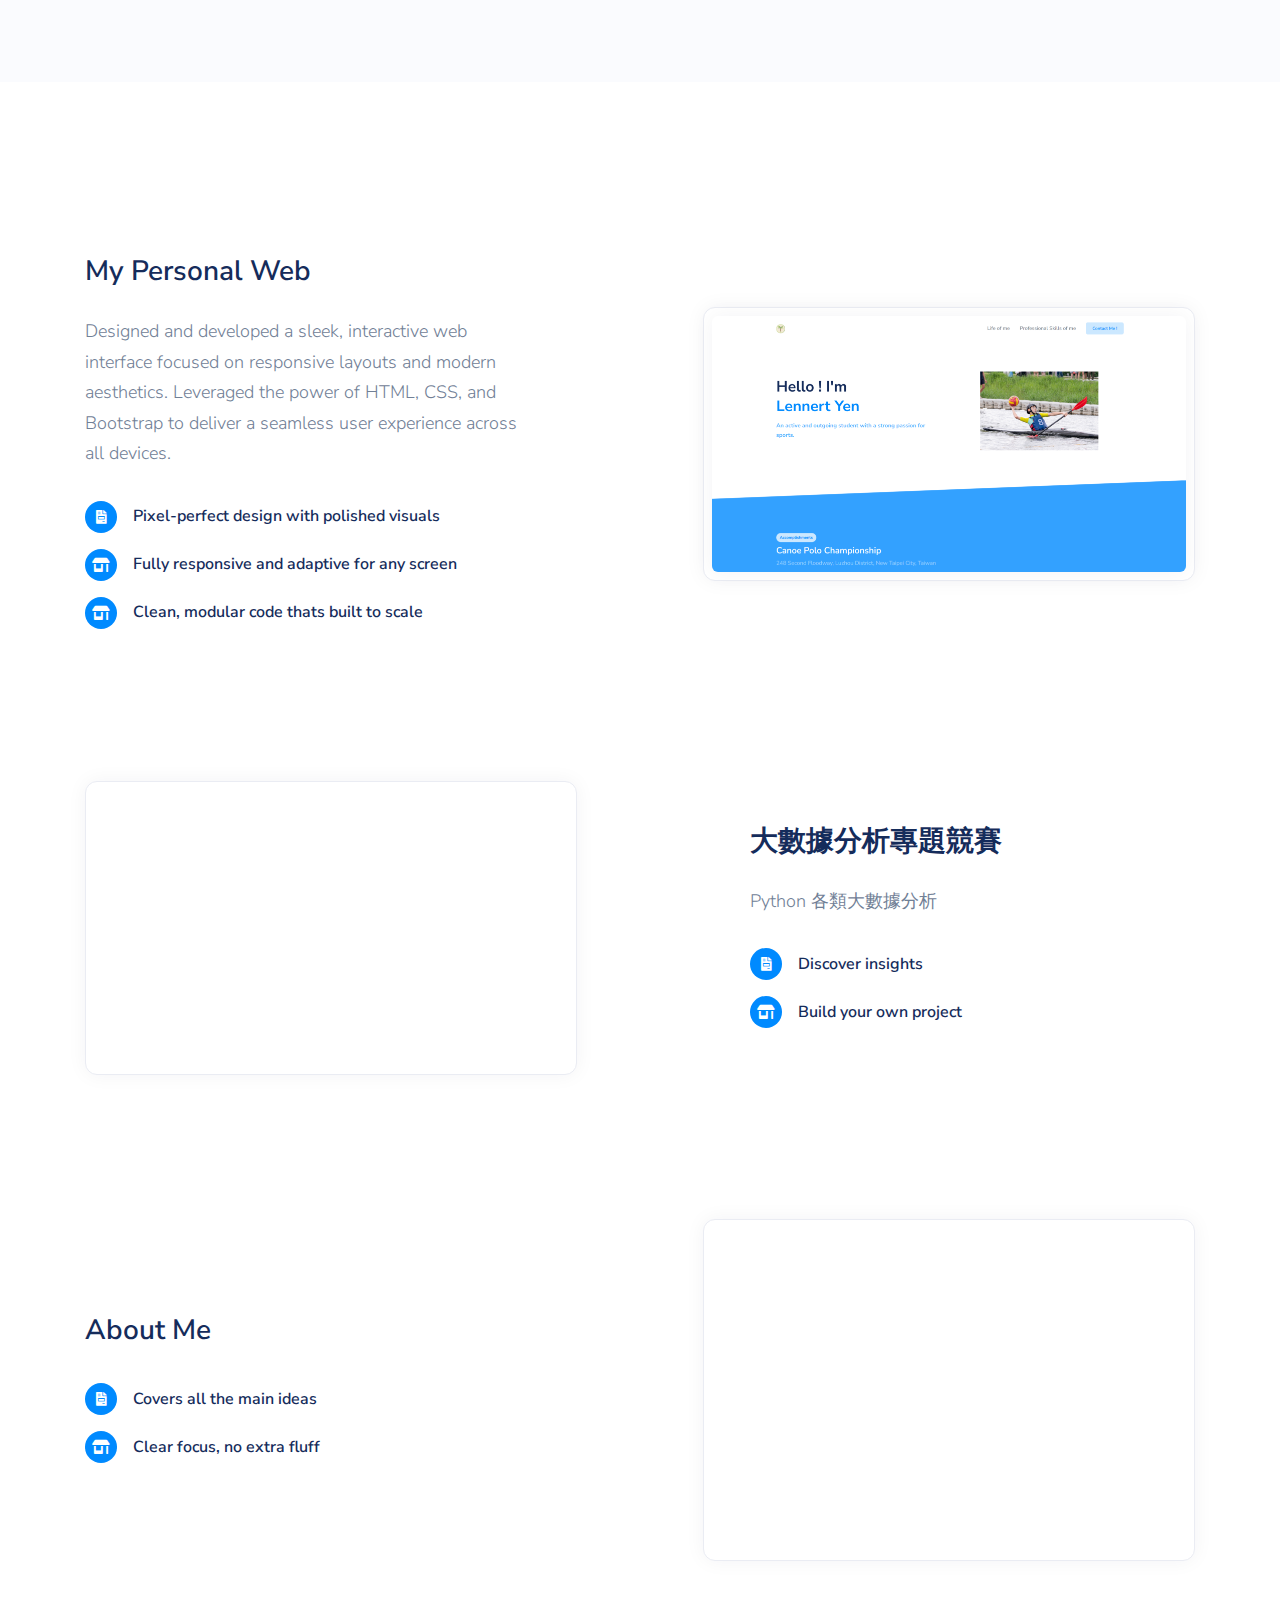
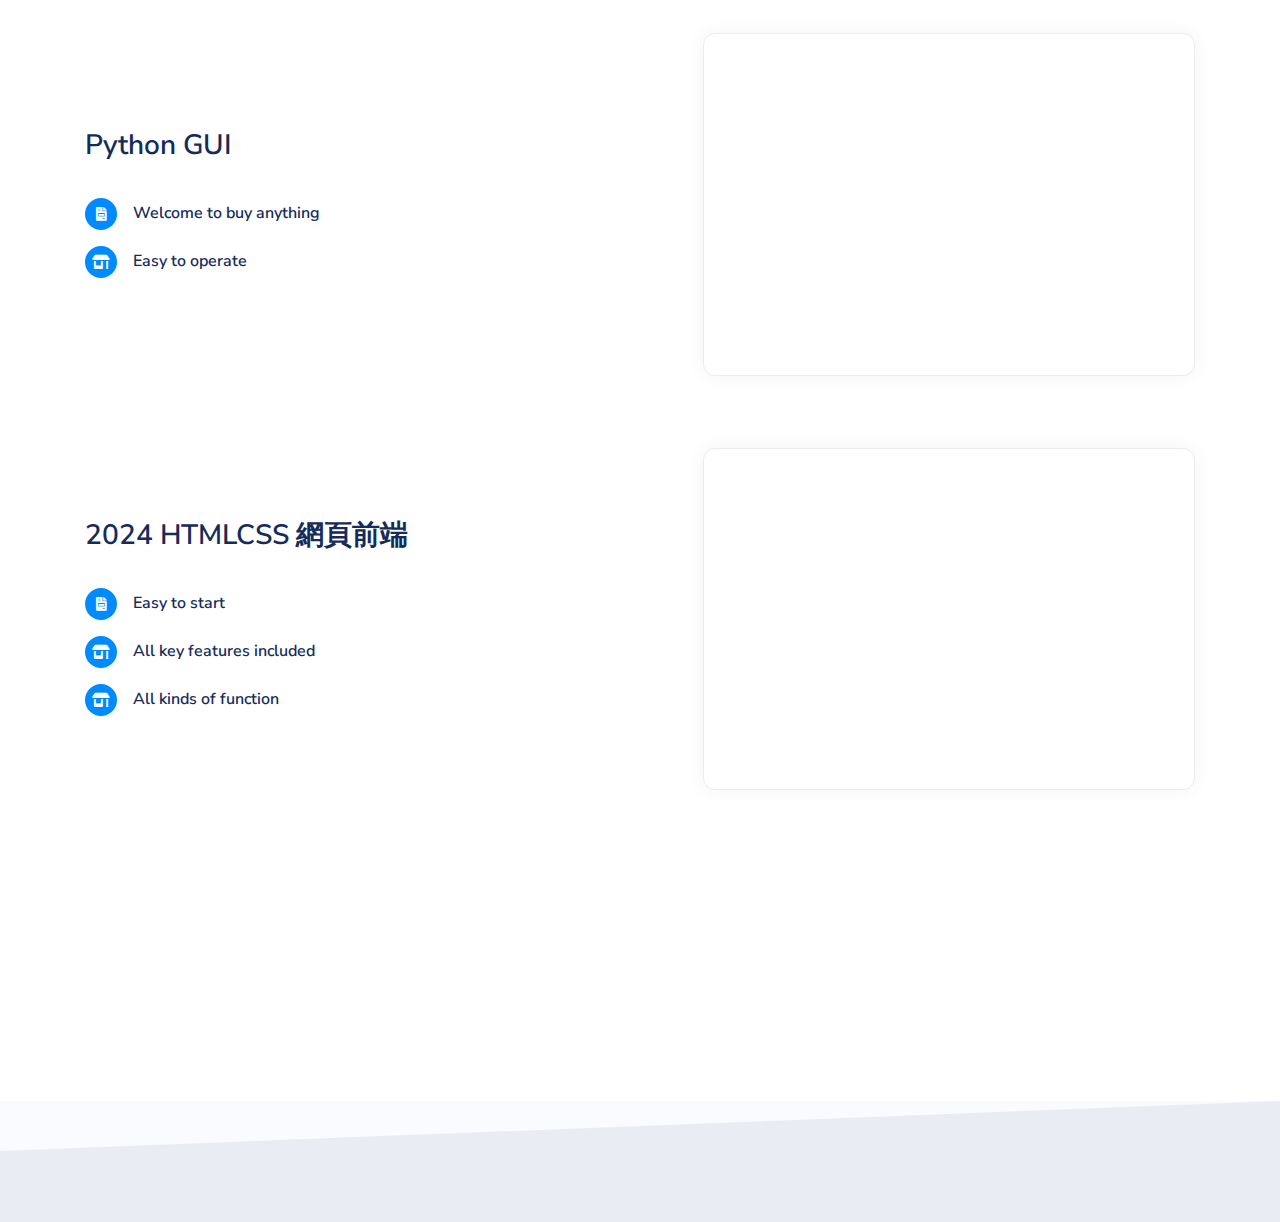
<file: projects.html>
<!DOCTYPE html>
<html lang="en">

<head>
    <meta charset="utf-8">
    <meta name="viewport" content="width=device-width, initial-scale=1, shrink-to-fit=no">
    <meta name="description" content="">
    <meta name="author" content="Webpixels">
    <title>Lennert Yen</title>
    <!-- Preloader -->
    <style>
        @keyframes hidePreloader {
            0% {
                width: 100%;
                height: 100%;
            }

            100% {
                width: 0;
                height: 0;
            }
        }

        body>div.preloader {
            position: fixed;
            background: white;
            width: 100%;
            height: 100%;
            z-index: 1071;
            opacity: 0;
            transition: opacity .5s ease;
            overflow: hidden;
            pointer-events: none;
            display: flex;
            align-items: center;
            justify-content: center;
        }

        body:not(.loaded)>div.preloader {
            opacity: 1;
        }

        body:not(.loaded) {
            overflow: hidden;
        }

        body.loaded>div.preloader {
            animation: hidePreloader .5s linear .5s forwards;
        }
    </style>
    <script>
        window.addEventListener("load", function() {
            setTimeout(function() {
                document.querySelector('body').classList.add('loaded');
            }, 300);
        });
    </script>
    <!-- Favicon -->
    <link rel="icon" href="assets/img/ishowspeed-face.png" type="image/png"><!-- Font Awesome -->
    <link rel="stylesheet" href="assets/libs/@fortawesome/fontawesome-free/css/all.min.css">
    <!-- Quick CSS -->
    <link rel="stylesheet" href="assets/css/quick-website.css" id="stylesheet">
</head>

<body>
    <!-- Preloader -->
    <div class="preloader">
        <div class="spinner-border text-primary" role="status">
            <span class="sr-only">Loading...</span>
        </div>
    </div>
    <div class="modal fade" tabindex="-1" role="dialog" id="modal-cookies" data-backdrop="false" aria-labelledby="modal-cookies" aria-hidden="true">
        <div class="modal-dialog modal-dialog-aside left-4 right-4 bottom-4">
            <div class="modal-content bg-dark-dark">
                <div class="modal-body">
                    <!-- Text -->
                    <p class="text-sm text-white mb-3">
                        We use cookies so that our themes work for you. By using our website, you agree to our use of cookies.
                    </p>
                    <!-- Buttons -->
                    <a href="pages/utility/terms.html" class="btn btn-sm btn-white" target="_blank">Learn more</a>
                    <button type="button" class="btn btn-sm btn-primary mr-2" data-dismiss="modal">OK</button>
                </div>
            </div>
        </div>
    </div>
    <!-- Navbar -->
    <nav class="navbar navbar-expand-lg navbar-light bg-white">
        <div class="container">
            <!-- Brand -->
            <a class="navbar-brand" href="index.html">
                <img alt="Image placeholder" src="assets/img/ishowspeed-face.png" id="navbar-logo">
            </a>
            <!-- Toggler -->
            <button class="navbar-toggler" type="button" data-toggle="collapse" data-target="#navbarCollapse" aria-controls="navbarCollapse" aria-expanded="false" aria-label="Toggle navigation">
                <span class="navbar-toggler-icon"></span>
            </button>
            <!-- Collapse -->
            <div class="collapse navbar-collapse" id="navbarCollapse">
                <ul class="navbar-nav mt-4 mt-lg-0 ml-auto">
                    <li class="nav-item ">
                        <a class="nav-link" href="index.html">Life of me</a>
                    </li>
                    <li class="nav-item dropdown dropdown-animate" data-toggle="hover">
                        <a class="nav-link" href="#" role="button" data-toggle="dropdown" aria-haspopup="true" aria-expanded="false">Professional Skills of me</a>
                        <div class="dropdown-menu dropdown-menu-single">
                            <a href="projects.html" class="dropdown-item">Back to top</a>
                            <a href="#skill-section" class="dropdown-item">Skills</a>
                            <a href="#project-section" class="dropdown-item">Projects</a>
                        </div>
                    </li>
                </ul>
                <!-- Button -->
                <a class="navbar-btn btn btn-sm badge-soft-primary d-none d-lg-inline-block ml-3" href="contact.html">
                    Contact Me !
                </a>
                <!-- Mobile button -->
                <div class="d-lg-none text-center">
                    <a href="contact.html" class="btn btn-block btn-sm btn-warning">Contact Me !</a>
                </div>
            </div>
        </div>
    </nav>
    <!-- Main content -->
    <section class="slice py-8 bg-primary">
        <div class="container py-5">
            <div class="row row-grid align-items-center">
                <div class="col-lg-8 text-center text-lg-left">
                    <!-- Heading -->
                    <h1 class="text-white mb-4">
                        Turning athletic challenges into powerful and rewarding achievements.
                    </h1>
                    <!-- Text -->
                    <p class="lead text-white opacity-8">
                        Selected moments that showcase dedication, resilience, and continuous growth through sports.
                    </p>
                    <!-- Buttons -->
                    <div class="mt-5">
                        <a href="https://github.com/Lennert1226/Lennert1226.github.io" class="btn btn-soft-primary btn-lg btn-icon">
                            <span class="btn-inner--icon">
                                <i data-feather="edit-3"></i>
                            </span>
                            <span class="btn-inner--text">View My GitHub</span>
                        </a>
                    </div>
                </div>
            </div>
        </div>
        <!-- SVG separator -->
        <div class="shape-container shape-line shape-position-bottom">
            <svg width="2560px" height="100px" xmlns="http://www.w3.org/2000/svg" xmlns:xlink="http://www.w3.org/1999/xlink" preserveAspectRatio="none" x="0px" y="0px" viewBox="0 0 2560 100" style="enable-background:new 0 0 2560 100;" xml:space="preserve" class="">
                <polygon points="2560 0 2560 100 0 100"></polygon>
            </svg>
        </div>
    </section>
    
    <section class="slice slice-lg pt-lg-6 pb-0 pb-lg-6 bg-section-secondary">
        <div class="container">
            <!-- Title -->
            <!-- Section title -->
            <div id="skill-section" class="row mb-5 justify-content-center text-center">
                <div class="col-lg-6">
                    <h2 class=" mt-4">Skills</h2>
                    <div class="mt-2">
                        <p class="lead lh-180">All kinds of abilities that I got</p>
                    </div>
                </div>
            </div>
            <!-- Card -->
            <div class="row mt-4">
                <div class="col-md-4">
                    <div class="card">
                        <div class="card-body pb-5">
                            <div class="pt-4 pb-5">
                                <img src="assets/img/piano.jpg" class="img-fluid img-center" style="height: 180px;" alt="Illustration" />
                            </div>
                            <h5 class="h4 lh-130 mb-3">Piano</h5>
                            <p class="text-muted mb-0">Learned at YAMAHA since 2013 and have gained many different skills. Competed many competitions and got great achievements.</p>
                        </div>
                    </div>
                </div>
                <div class="col-md-4">
                    <div class="card">
                        <div class="card-body pb-5">
                            <div class="pt-4 pb-5">
                                <img src="assets/img/basketball2.jpg" class="img-fluid img-center" style="height: 180px;" alt="Illustration" />
                            </div>
                            <h5 class="h4 lh-130 mb-3">Teamwork in Action</h5>
                            <p class="text-muted mb-0">Experienced in competitive basketball, with strong court awareness, strategic plays, and excellent communication with teammates. Brings energy, discipline, and leadership to every game.</p>
                        </div>
                    </div>
                </div>
                <div class="col-md-4">
                    <div class="card">
                        <div class="card-body pb-5">
                            <div class="pt-4 pb-5">
                                <img src="assets/img/canoepolo.svg" class="img-fluid img-center" style="height: 180px;" alt="Illustration" />
                            </div>
                            <h5 class="h4 lh-130 mb-3">Strength & Focus on Water</h5>
                            <p class="text-muted mb-0">Actively engages in canoeing, demonstrating strong paddling techniques and excellent control on water. Committed to teamwork, physical endurance, and achieving smooth coordination during group races or training.</p>
                        </div>
                    </div>
                </div>
            </div>
        </div>
    </section>
    <section id="project-section" class="slice slice-lg">
        <div class="container">
            <!-- 圖片block -->
            <div class="py-6">
                <div class="row row-grid justify-content-between align-items-center">
                    <div class="col-lg-5">
                        <h5 class="h3">My Personal Web</h5>
                        <p class="lead my-4">
                            Designed and developed a sleek, interactive web interface focused on responsive layouts and modern aesthetics. Leveraged the power of HTML, CSS, and Bootstrap to deliver a seamless user experience across all devices.
                        </p>
                        <ul class="list-unstyled mb-0">
                            <li class="py-2">
                                <div class="d-flex align-items-center">
                                    <div>
                                        <div class="icon icon-shape bg-primary text-white icon-sm rounded-circle mr-3">
                                            <i class="fas fa-file-invoice"></i>
                                        </div>
                                    </div>
                                    <div>
                                        <span class="h6 mb-0">Pixel-perfect design with polished visuals</span>
                                    </div>
                                </div>
                            </li>
                            <li class="py-2">
                                <div class="d-flex align-items-center">
                                    <div>
                                        <div class="icon icon-shape bg-primary text-white icon-sm rounded-circle mr-3">
                                            <i class="fas fa-store-alt"></i>
                                        </div>
                                    </div>
                                    <div>
                                        <span class="h6 mb-0"> Fully responsive and adaptive for any screen</span>
                                    </div>
                                </div>
                            </li>
                            <li class="py-2">
                                <div class="d-flex align-items-center">
                                    <div>
                                        <div class="icon icon-shape bg-primary text-white icon-sm rounded-circle mr-3">
                                            <i class="fas fa-store-alt"></i>
                                        </div>
                                    </div>
                                    <div>
                                        <span class="h6 mb-0">Clean, modular code thats built to scale</span>
                                    </div>
                                </div>
                            </li>
                        </ul>
                    </div>
                    <div class="col-lg-6">
                        <div class="card mb-0 ml-lg-5">
                            <div class="card-body p-2">
                                <img alt="Image placeholder" src="assets/img/index.png" class="img-fluid shadow rounded">
                            </div>
                        </div>
                    </div>
                </div>
            </div>
            <!-- 圖片block -->
            <!-- 影片block -->
            <div class="py-6">
                <div class="row row-grid justify-content-between align-items-center">
                    <div class="col-lg-5 order-lg-2">
                        <h5 class="h3">大數據分析專題競賽</h5>
                        <p class="lead my-4">
                            Python 各類大數據分析
                        </p>
                        <ul class="list-unstyled mb-0">
                            <li class="py-2">
                                <div class="d-flex align-items-center">
                                    <div>
                                        <div class="icon icon-shape bg-primary text-white icon-sm rounded-circle mr-3">
                                            <i class="fas fa-file-invoice"></i>
                                        </div>
                                    </div>
                                    <div>
                                        <span class="h6 mb-0">Discover insights</span>
                                    </div>
                                </div>
                            </li>
                            <li class="py-2">
                                <div class="d-flex align-items-center">
                                    <div>
                                        <div class="icon icon-shape bg-primary text-white icon-sm rounded-circle mr-3">
                                            <i class="fas fa-store-alt"></i>
                                        </div>
                                    </div>
                                    <div>
                                        <span class="h6 mb-0">Build your own project</span>
                                    </div>
                                </div>
                            </li>
                        </ul>
                    </div>
                    <div class="col-lg-6 order-lg-1">
                        <div class="card mb-0 mr-lg-5">
                            <div class="card-body p-2">
                                <iframe width="475" height="267" src="https://www.youtube.com/embed/dwFTrJ4GkiE"></iframe>
                            </div>
                        </div>
                    </div>
                </div>
            </div>
            <!-- 影片block -->
            <!-- 投影片block -->
            <div class="py-6">
                <div class="row row-grid justify-content-between align-items-center">
                    <div class="col-lg-5">
                        <h5 class="h3">About Me</h5>
                        <p class="lead my-4">
                            
                        </p>
                        <ul class="list-unstyled mb-0">
                            <li class="py-2">
                                <div class="d-flex align-items-center">
                                    <div>
                                        <div class="icon icon-shape bg-primary text-white icon-sm rounded-circle mr-3">
                                            <i class="fas fa-file-invoice"></i>
                                        </div>
                                    </div>
                                    <div>
                                        <span class="h6 mb-0"> Covers all the main ideas</span>
                                    </div>
                                </div>
                            </li>
                            <li class="py-2">
                                <div class="d-flex align-items-center">
                                    <div>
                                        <div class="icon icon-shape bg-primary text-white icon-sm rounded-circle mr-3">
                                            <i class="fas fa-store-alt"></i>
                                        </div>
                                    </div>
                                    <div>
                                        <span class="h6 mb-0">Clear focus, no extra fluff</span>
                                    </div>
                                </div>
                            </li>
                        </ul>
                    </div>
                    <div class="col-lg-6">
                        <div class="card mb-0 ml-lg-5">
                            <div class="card-body p-2">
                            <iframe src="https://docs.google.com/presentation/d/e/2PACX-1vRWu2BB5Wzh1mz1MHm-QZafzfhQ8h_Tff3-8EwldLEtlMxYCyUosn4v4sSzvWdEKsPhVVgbqFcbMFIQ/pubembed?start=false&loop=false&delayms=60000" frameborder="0" width="508" height="315" allowfullscreen="true" mozallowfullscreen="true" webkitallowfullscreen="true"></iframe>
                        </div>
                    </div>
                </div>
            </div>
            <div class="py-6">
                <div class="row row-grid justify-content-between align-items-center">
                    <div class="col-lg-5">
                        <h5 class="h3">Python GUI</h5>
                        <p class="lead my-4">
                            
                        </p>
                        <ul class="list-unstyled mb-0">
                            <li class="py-2">
                                <div class="d-flex align-items-center">
                                    <div>
                                        <div class="icon icon-shape bg-primary text-white icon-sm rounded-circle mr-3">
                                            <i class="fas fa-file-invoice"></i>
                                        </div>
                                    </div>
                                    <div>
                                        <span class="h6 mb-0">Welcome to buy anything</span>
                                    </div>
                                </div>
                            </li>
                            <li class="py-2">
                                <div class="d-flex align-items-center">
                                    <div>
                                        <div class="icon icon-shape bg-primary text-white icon-sm rounded-circle mr-3">
                                            <i class="fas fa-store-alt"></i>
                                        </div>
                                    </div>
                                    <div>
                                        <span class="h6 mb-0">Easy to operate</span>
                                    </div>
                                </div>
                            </li>
                        </ul>
                    </div>
                    <div class="col-lg-6">
                        <div class="card mb-0 ml-lg-5">
                            <div class="card-body p-2">
                            <iframe src="https://docs.google.com/presentation/d/e/2PACX-1vTyZ1B2lD5jup9RvAWnQmIHnGtRmS5kPlLHAU4isk83ZtVhnZGtOjdY9vjecxoude1xflqRwLVNTm2z/pubembed?start=false&loop=false&delayms=3000" frameborder="0" width="508" height="315" allowfullscreen="true" mozallowfullscreen="true" webkitallowfullscreen="true"></iframe>
                        </div>
                    </div>
                </div>
            </div>
            <div class="py-6">
                <div class="row row-grid justify-content-between align-items-center">
                    <div class="col-lg-5">
                        <h5 class="h3">2024 HTMLCSS 網頁前端</h5>
                        <p class="lead my-4">
                            
                        </p>
                        <ul class="list-unstyled mb-0">
                            <li class="py-2">
                                <div class="d-flex align-items-center">
                                    <div>
                                        <div class="icon icon-shape bg-primary text-white icon-sm rounded-circle mr-3">
                                            <i class="fas fa-file-invoice"></i>
                                        </div>
                                    </div>
                                    <div>
                                        <span class="h6 mb-0">Easy to start</span>
                                    </div>
                                </div>
                            </li>
                            <li class="py-2">
                                <div class="d-flex align-items-center">
                                    <div>
                                        <div class="icon icon-shape bg-primary text-white icon-sm rounded-circle mr-3">
                                            <i class="fas fa-store-alt"></i>
                                        </div>
                                    </div>
                                    <div>
                                        <span class="h6 mb-0">All key features included</span>
                                    </div>
                                </div>
                            </li>
                            <li class="py-2">
                                <div class="d-flex align-items-center">
                                    <div>
                                        <div class="icon icon-shape bg-primary text-white icon-sm rounded-circle mr-3">
                                            <i class="fas fa-store-alt"></i>
                                        </div>
                                    </div>
                                    <div>
                                        <span class="h6 mb-0">All kinds of function</span>
                                    </div>
                                </div>
                            </li>
                        </ul>
                    </div>
                    <div class="col-lg-6">
                        <div class="card mb-0 ml-lg-5">
                            <div class="card-body p-2">
                            <iframe src="https://docs.google.com/presentation/d/e/2PACX-1vSgQu40aYrbO8xPWABmv-cnoeCQsLoq8vW4NXVHGCmU9o37pmTpBoXNgnh_Gn8Y2vqgZTNg1VSGJTD7/pubembed?start=false&loop=false&delayms=60000" frameborder="0" width="508" height="315" allowfullscreen="true" mozallowfullscreen="true" webkitallowfullscreen="true"></iframe>                            </div>
                        </div>
                    </div>
                </div>
            </div>
            <!-- 投影片block -->   
            
    </section>
    <footer class="position-relative" id="footer-main">
        <div class="footer pt-lg-7 bg-light">
            <!-- SVG shape -->
            <div class="shape-container shape-line shape-position-top shape-orientation-inverse bg-light">
                <svg width="2560px" height="100px" xmlns="http://www.w3.org/2000/svg" xmlns:xlink="http://www.w3.org/1999/xlink" preserveAspectRatio="none" x="0px" y="0px" viewBox="0 0 2560 100" style="enable-background:new 0 0 2560 100;" xml:space="preserve" class=" fill-section-secondary">
                    <polygon points="2560 0 2560 100 0 100"></polygon>
                </svg>
            </div>
            <!-- Footer -->
            <div class="container pt-4">
            </div>
        </div>
    </footer>
    <!-- Core JS  -->
    <script src="assets/libs/jquery/dist/jquery.min.js"></script>
    <script src="assets/libs/bootstrap/dist/js/bootstrap.bundle.min.js"></script>
    <script src="assets/libs/svg-injector/dist/svg-injector.min.js"></script>
    <script src="assets/libs/feather-icons/dist/feather.min.js"></script>
    <!-- Quick JS -->
    <script src="assets/js/quick-website.js"></script>
    <!-- Feather Icons -->
    <script>
        feather.replace({
            'width': '1em',
            'height': '1em'
        })
    </script>
</body>

</html>
</file>
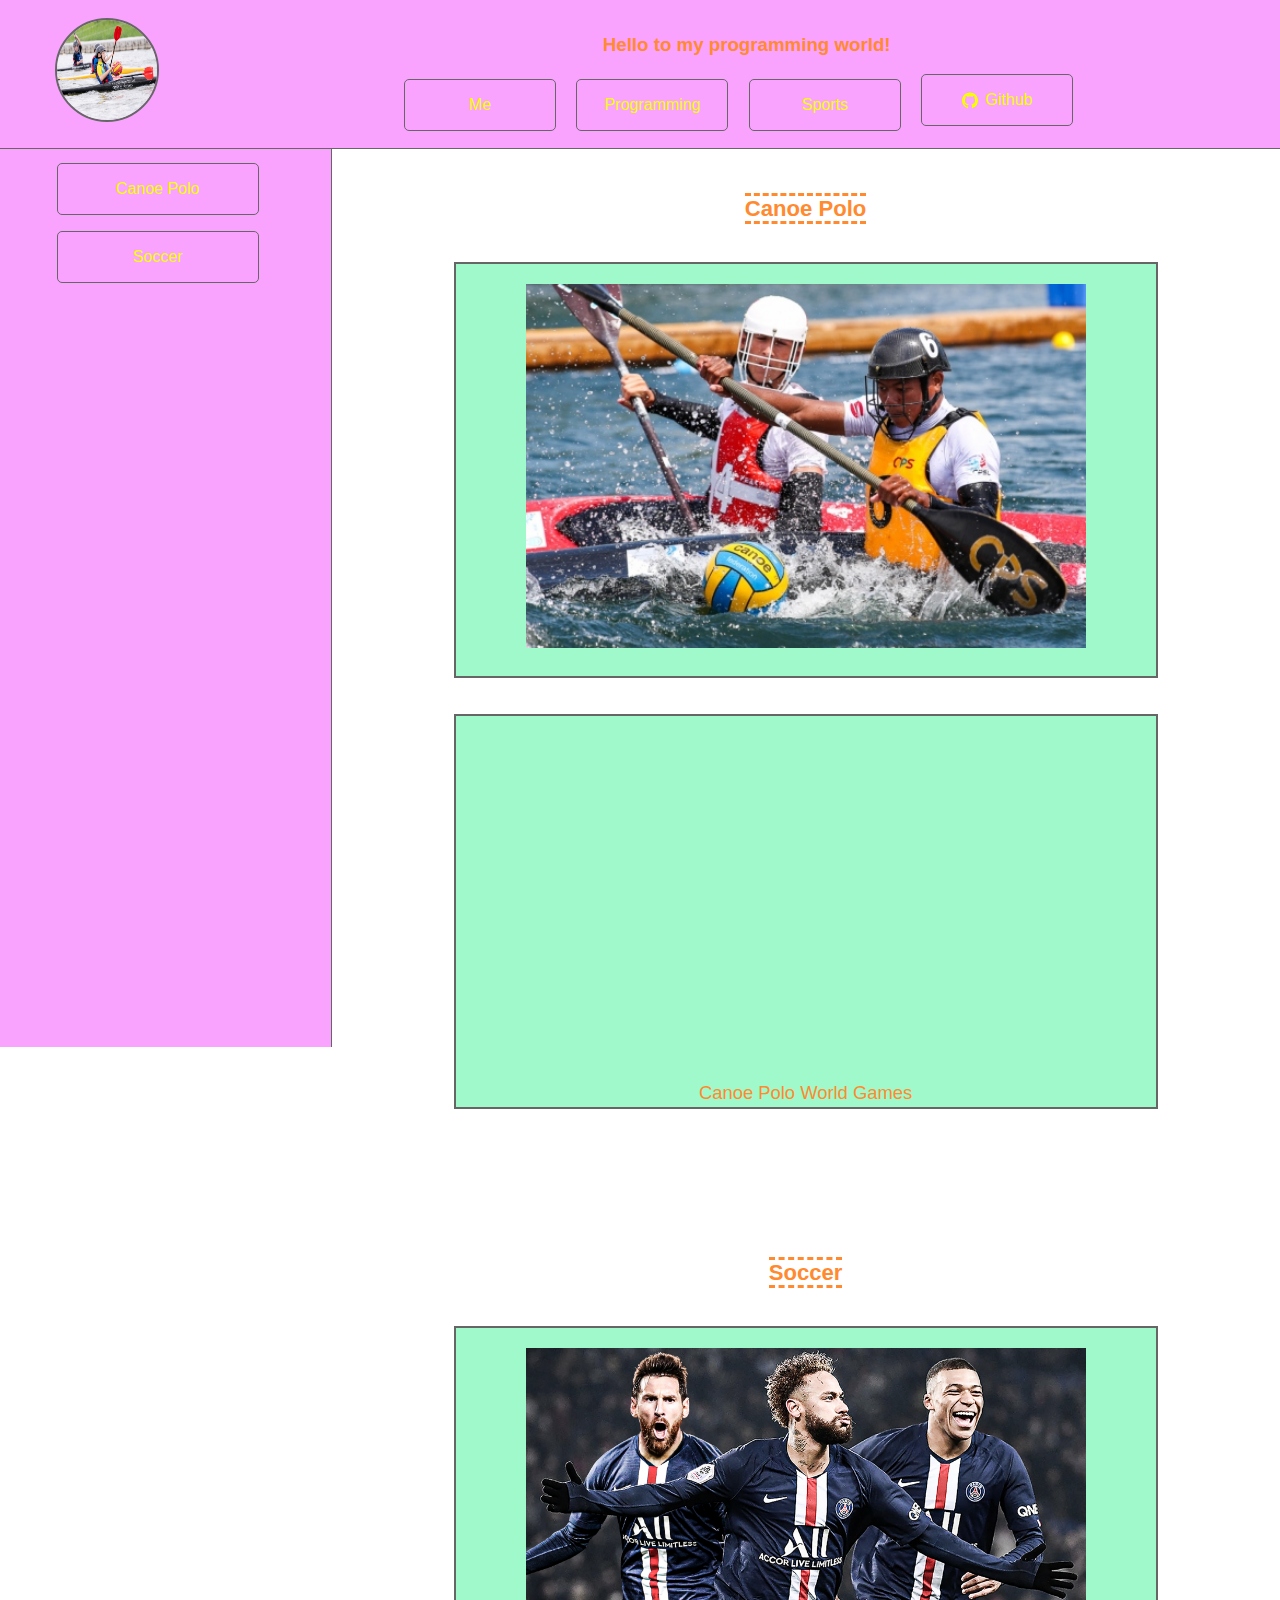
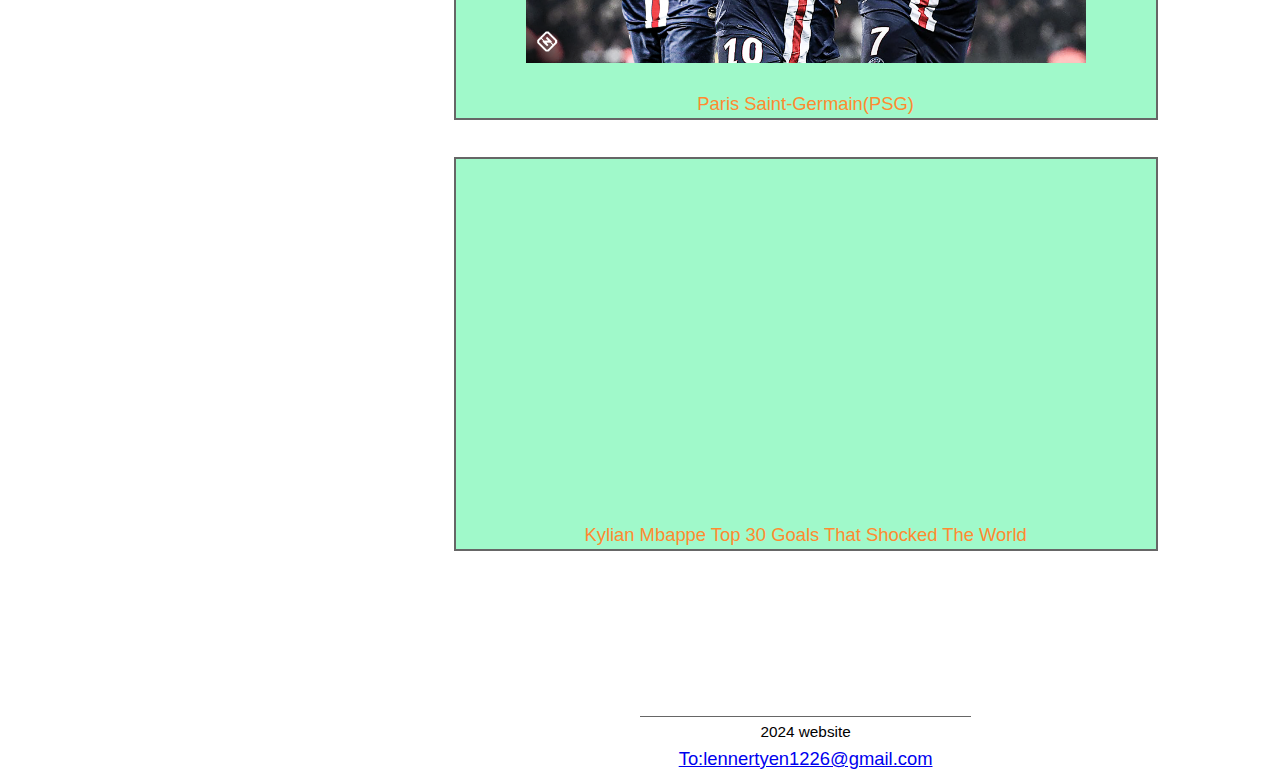
<file: sports.html>
<!DOCTYPE html>
<html>

<head>
    <meta name="viewport" content="width=device-width, initial-scale=1.0">
    <title> My home </title>
    <link href="css/small.css" rel="stylesheet" type="text/css" />
</head>

<body>
    <header>
        <div class="header_img">
            <img src="img/profile.jpg" alt="Logo" />
        </div>
        <nav class="header">
            <h3 class="title">Hello to my programming world!</h3>
            <a href="profile.html">Me</a>
            <a href="programming.html">Programming</a>
            <a href="sports.html">Sports</a>
            <a href="https://github.com/Lennert1226"><svg class="icon" viewBox="0 0 32 32">
                    <path
                        d="M16 0.395c-8.836 0-16 7.163-16 16 0 7.069 4.585 13.067 10.942 15.182 0.8 0.148 1.094-0.347 1.094-0.77 0-0.381-0.015-1.642-0.022-2.979-4.452 0.968-5.391-1.888-5.391-1.888-0.728-1.849-1.776-2.341-1.776-2.341-1.452-0.993 0.11-0.973 0.11-0.973 1.606 0.113 2.452 1.649 2.452 1.649 1.427 2.446 3.743 1.739 4.656 1.33 0.143-1.034 0.558-1.74 1.016-2.14-3.554-0.404-7.29-1.777-7.29-7.907 0-1.747 0.625-3.174 1.649-4.295-0.166-0.403-0.714-2.030 0.155-4.234 0 0 1.344-0.43 4.401 1.64 1.276-0.355 2.645-0.532 4.005-0.539 1.359 0.006 2.729 0.184 4.008 0.539 3.054-2.070 4.395-1.64 4.395-1.64 0.871 2.204 0.323 3.831 0.157 4.234 1.026 1.12 1.647 2.548 1.647 4.295 0 6.145-3.743 7.498-7.306 7.895 0.574 0.497 1.085 1.47 1.085 2.963 0 2.141-0.019 3.864-0.019 4.391 0 0.426 0.288 0.925 1.099 0.768 6.354-2.118 10.933-8.113 10.933-15.18 0-8.837-7.164-16-16-16z">
                    </path>
                </svg>Github</a>
        </nav>
    </header>
        <main>
            <div class="side-nav">
                <nav>
                    <a href="#Canoe Polo">Canoe Polo</a>
                    <a href="#Soccer">Soccer</a> 
                </nav>
            </div>
            
            <!-- 簡報上沒出現 -->
            
            <div class="scroll">
                <div class="content">
                    <div class="sector">

                        <strong id="Canoe Polo">Canoe Polo</strong>

                        <div class="box photo-box">
                            <img src="img/CanoePolo.jpg">
                        </div>
    
                        <div class="box youtube-box">
                            <iframe width="560" height="315" src="https://www.youtube.com/embed/FSfq_ZnPAA0?si=OGz8h9lq95quI3v5" title="YouTube video player" frameborder="0" allow="accelerometer; autoplay; clipboard-write; encrypted-media; gyroscope; picture-in-picture; web-share" referrerpolicy="strict-origin-when-cross-origin" allowfullscreen></iframe>
                            <div class="title youtube-title">Canoe Polo World Games</div>
                        </div>

                    </div>
                    <div class="sector">

                        <strong id="Soccer">Soccer</strong>

                        <div class="box photo-box">
                            <img src="img/Soccer.png">
                            <div class="title photo-title">Paris Saint-Germain(PSG)</div>
                        </div>
    
                        <div class="box youtube-box">
                            <iframe width="560" height="315" src="https://www.youtube.com/embed/GYiyIacyTUc?si=CDqtnzzq4GnP1bWC" title="YouTube video player" frameborder="0" allow="accelerometer; autoplay; clipboard-write; encrypted-media; gyroscope; picture-in-picture; web-share" referrerpolicy="strict-origin-when-cross-origin" allowfullscreen></iframe>
                            <div class="title youtube-title">Kylian Mbappe Top 30 Goals That Shocked The World</div>
                        </div>
                        
                    </div>
                </div>
                <footer>
                    <small>2024 website</small>
                    <a href="mailto:lennertyen1226@gmail.com">To:lennertyen1226@gmail.com</a>
                </footer>
            </div>
        </main>
    
</body>

</html>
</file>
<file: css/style.css>
/* 根元素的自定義屬性，可以在全局範圍內輕鬆改變設計的顏色、尺寸等 */
:root {
    --font_family: 'Inter', sans-serif;
    /* 整個設計的字體 */
    --font_size: 16px;
    /* 基礎字體大小 */
    --background_color: #000;
    /* 預設背景顏色 */
    --background_image: url("../img/Background2.png");
    /* 背景圖片 */
    --image_border_color: #00e1ff;
    /* 圖片邊框顏色 */
    --image_border_px: 3px;
    /* 圖片邊框厚度 */
    --image_width: 200px;
    /* 圖片寬度 */
    --image_height: 200px;
    /* 圖片高度 */
    --title_color: rgb(255, 0, 140);
    /* 標題文字顏色 */
    --description_color: #ebaa31;
    /* 描述文字顏色 */
    --svg_color: rgb(151, 143, 188);
    /* SVG 圖標顏色 */
    --menu_background_color: transparent;
    /* 導航菜單背景顏色 */
    --menu_text_color: rgb(187, 190, 187);
    /* 導航菜單文字顏色 */
    --menu_active_text_color: #f1c40f;
    /* 導航菜單活動狀態時的文字顏色 */
    --menu_border_color: rgb(196, 162, 162);
    /* 導航菜單邊框顏色 */
    --menu_border_px: 3px;
    /* 導航菜單邊框厚度 */
    --footer_background_color: rgb(244, 183, 255);
    /* 頁腳背景顏色 */
    --footer_text_color: #fbff00;
    /* 頁腳文字顏色 */
    --footer_link_text_color: #fbff00;
    /* 頁腳連結文字顏色 */
}

/* 基本體樣式 */
body {
    font: var(--font_size) var(--font_family);
    /* 使用變數設定字體和大小 */
    font-weight: 400;
    /* 字體粗細 */
    line-height: 1.5;
    /* 行高 */
    background: var(--background_color) var(--background_image) no-repeat center;
    background-size: cover;
    /* 設定背景顏色和圖片 */
    min-height: 100vh;
    /* 最小高度為視窗的高度 */
    display: flex;
    /* 使用Flexbox布局 */
    flex-direction: column;
    /* 子元素垂直排列 */
    flex-wrap: wrap;
    /* 允許子元素換行 */
}

/* Flexbox 布局的基本設定 */
.flex_column_center {
    display: flex;
    /* 啟用Flexbox */
    flex-direction: column;
    /* 子元素垂直排列 */
    justify-content: center;
    /* 主軸對齊方式 */
    align-items: center;
    /* 交叉軸對齊方式 */
}

.flex_row_center {
    display: flex;
    /* 啟用Flexbox */
    flex-direction: row;
    /* 子元素水平排列 */
    justify-content: center;
    /* 主軸對齊方式 */
    align-items: center;
    /* 交叉軸對齊方式 */
}

.flex_no_wrap_row_center {
    display: flex;
    /* 啟用Flexbox */
    flex-direction: row;
    /* 子元素水平排列 */
    justify-content: center;
    /* 主軸對齊方式 */
    align-items: center;
    /* 交叉軸對齊方式 */
}

/* Logo、標題和描述的樣式 */
.header_img {
    padding-top: 1em;
    /* 上邊距 */
}

.header_img img {
    height: var(--image_height);
    /* 圖片高度 */
    width: var(--image_width);
    /* 圖片寬度 */
    border: var(--image_border_px) solid var(--image_border_color);
    /* 圖片邊框 */
    border-radius: 50%;
    /* 圓形圖片 */
    margin-bottom: 0.5em;
    /* 下邊距 */
}

.header_text h1 {
    color: var(--title_color);
    /* 標題顏色 */
    font-size: 2em;
    /* 字體大小 */
}

.header_text h2 {
    color: var(--description_color);
    /* 描述文字顏色 */
    font-size: 1.3em;
    /* 字體大小 */
}

/* 社交媒體圖標樣式 */
.header_svg_list {
    padding-top: 1em;
    /* 上邊距 */
}

.header_svg_item {
    width: 3em;
    /* 寬度 */
    height: 3em;
    /* 高度 */
    cursor: pointer;
    /* 鼠標樣式 */
}

.header_svg_item:hover {
    transform: scale(1.10);
    /* 滑鼠懸停時放大 */
    transition: 0.10s ease;
    /* 過渡效果 */
}

.header_svg_item+.header_svg_item {
    margin-left: 1em;
    /* 左邊距 */
}

.header_svg_item svg {
    fill: var(--svg_color);
    /* 填充顏色 */
}

/* 導航菜單樣式 */

#header_nav_menu_item_1,
#header_nav_menu_item_2,
#header_nav_menu_item_3 {
    width: 9em;
    color: var(--menu_text_color);
    border: var(--menu_border_px) solid var(--menu_border_color);
}

.header_nav_menu_list {
    margin-left: 1em;
    /* 左邊距 */
    margin-right: 1em;
    /* 右邊距 */
}

.header_nav_menu_item {
    color: var(--menu_text_color);
    /* 文字顏色 */
    background-color: var(--menu_background_color);
    /* 背景顏色 */
    text-align: center;
    /* 文字居中 */
    list-style-type: none;
    /* 移除列表標記 */
    cursor: pointer;
    /* 鼠標樣式 */
    padding: 0.5em;
    /* 內邊距 */
    border-radius: 0.3em;
    /* 邊框圓角 */
    transition: 0.10s ease;
    /* 過渡效果 */
    font-size: 1.1em;
    /* 字體大小 */
    margin: 1em;
    /* 外邊距 */
}

/* 頁腳樣式 */
.footer_div_item {
    color: var(--footer_text_color);
    /* 文字顏色 */
    background: var(--footer_background_color);
    /* 背景顏色 */
    padding: 1em;
    /* 內邊距 */
    margin-top: 1.5em;
    /* 上邊距 */
}

.footer_a_item {
    color: var(--footer_link_text_color);
    /* 連結顏色 */
    text-decoration: none;
    /* 移除底線 */
}
</file>
